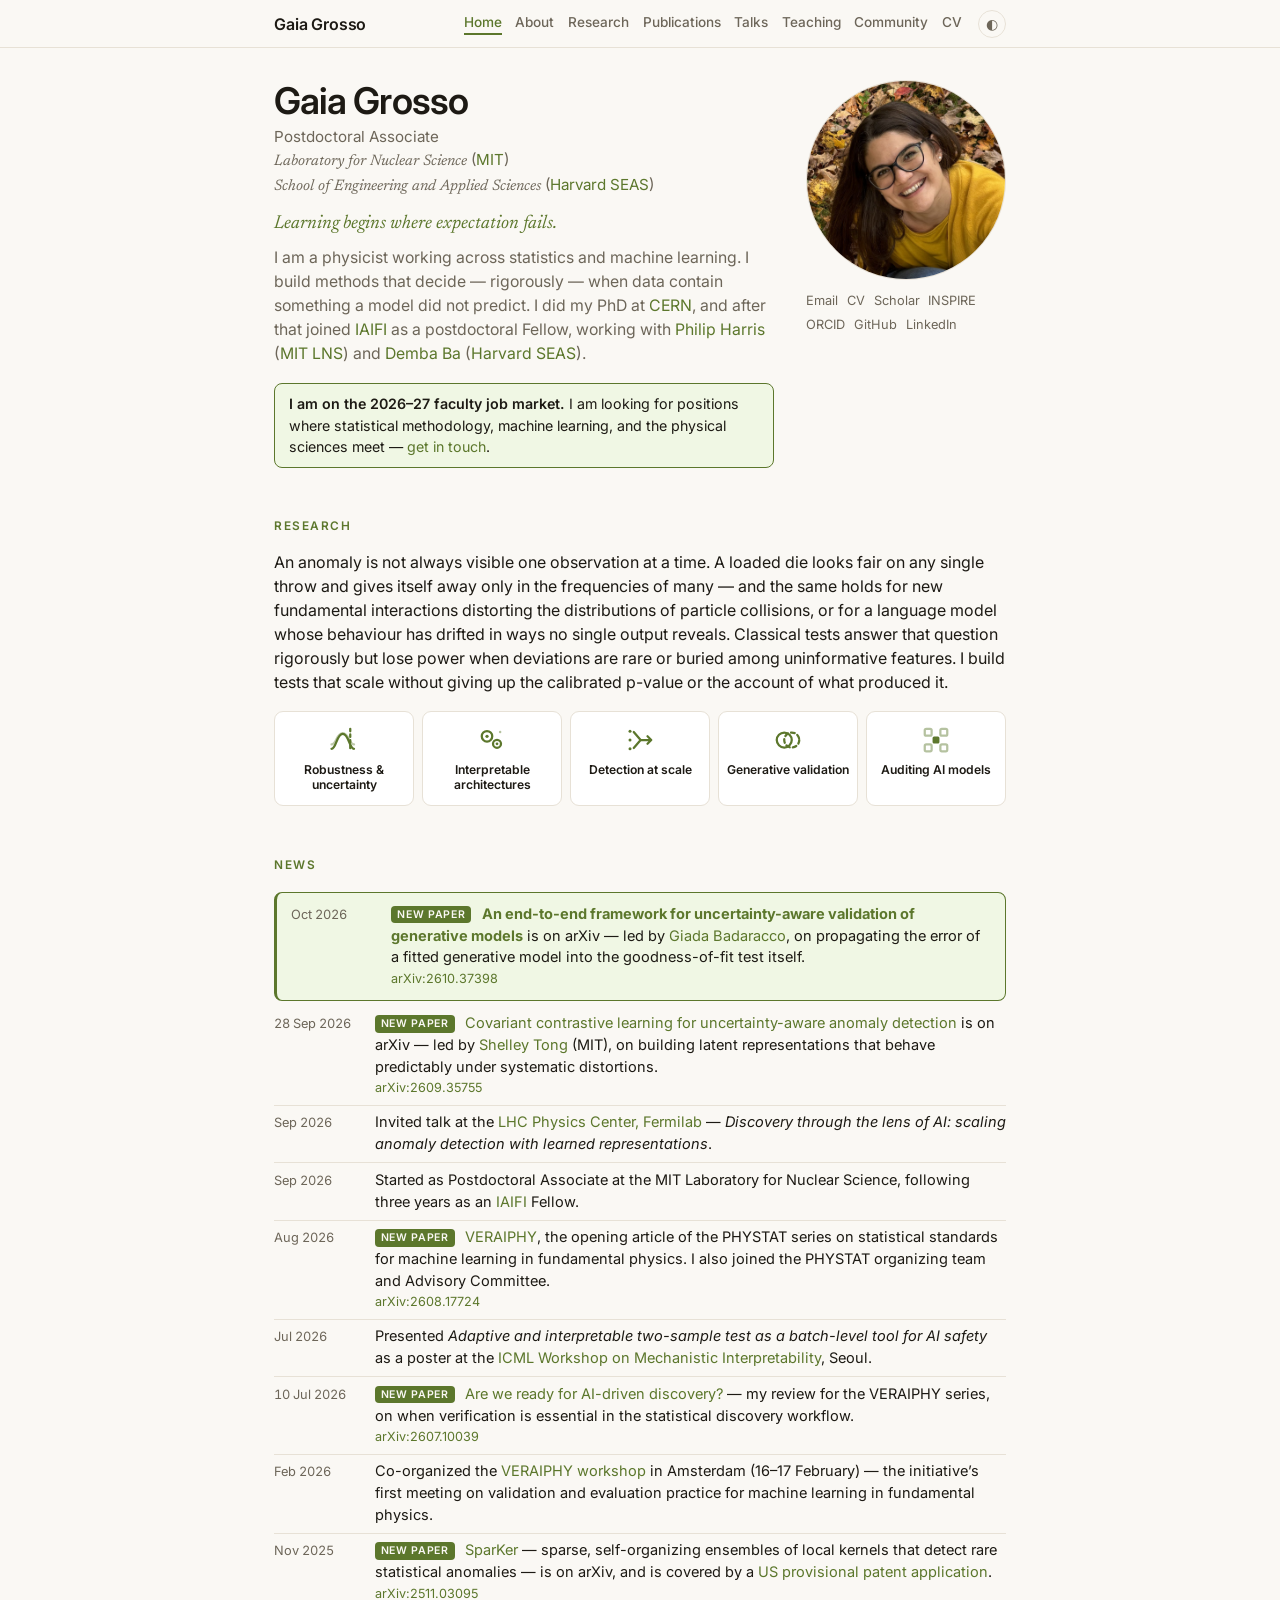
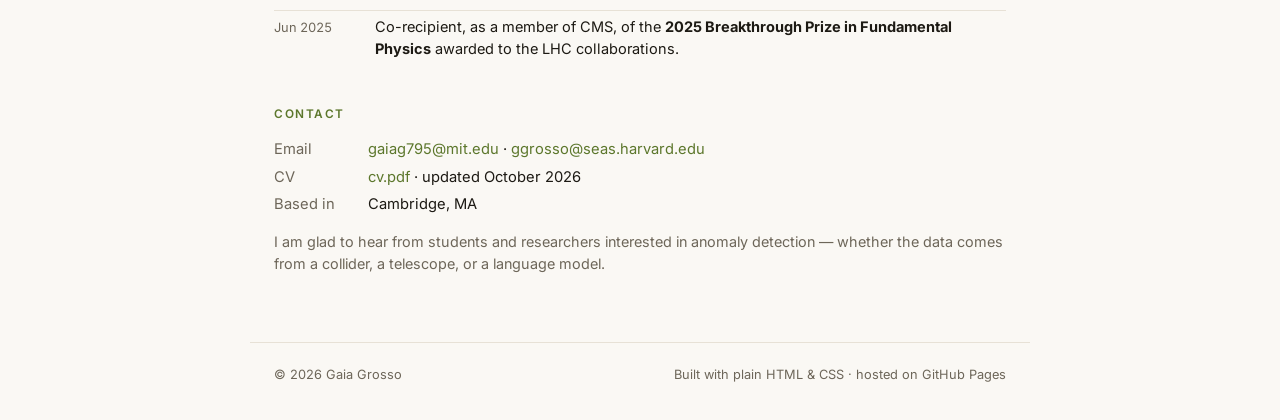
<file: index.html>
<!DOCTYPE html>
<html lang="en">
<head>
<meta charset="utf-8">
<meta name="viewport" content="width=device-width, initial-scale=1">
<title>Gaia Grosso</title>
<meta name="description" content="Gaia Grosso — statistical methods for detecting when data deviate from a reference model, for scientific discovery and for auditing large AI models. Postdoctoral Associate, MIT.">
<meta property="og:title" content="Gaia Grosso">
<meta property="og:description" content="Statistical methods for detecting when data deviate from a reference model — for scientific discovery and for auditing large AI models.">
<meta property="og:image" content="photo.jpg">
<meta property="og:type" content="website">
<link rel="preconnect" href="https://fonts.googleapis.com">
<link rel="preconnect" href="https://fonts.gstatic.com" crossorigin>
<link href="https://fonts.googleapis.com/css2?family=Inter:wght@400;500;600&family=Newsreader:ital,opsz,wght@0,6..72,400;1,6..72,400&display=swap" rel="stylesheet">
<link rel="stylesheet" href="style.css">
</head>
<body data-page="home">

<header class="nav">
  <div class="nav-inner">
    <a class="nav-name" href="index.html">Gaia Grosso</a>
    <nav class="nav-links">
      <a href="index.html" class="here">Home</a>
      <a href="about.html">About</a>
      <a href="research.html">Research</a>
      <a href="publications.html">Publications</a>
      <a href="talks.html">Talks</a>
      <a href="teaching.html">Teaching</a>
      <a href="community.html">Community</a>
      <a href="cv.pdf">CV</a>
    </nav>
    <button id="theme-toggle" aria-label="Toggle dark mode" title="Toggle dark mode">◐</button>
  </div>
</header>

<main>

  <section class="hero" id="top">
    <div class="hero-text">
      <h1>Gaia Grosso</h1>
      <p class="role">
        Postdoctoral Associate<br>
        <em>Laboratory for Nuclear Science</em> (<a href="https://lns.mit.edu/">MIT</a>)<br>
        <em>School of Engineering and Applied Sciences</em>
        (<a href="https://seas.harvard.edu/">Harvard SEAS</a>)
      </p>
      <p class="pull">Learning begins where expectation fails.</p>
      <p class="lede">
        I am a physicist working across statistics and machine learning. I build methods that
        decide &mdash; rigorously &mdash; when data contain something a model did not predict.
        I did my PhD at <a href="https://home.cern/">CERN</a>, and after that joined
        <a href="https://iaifi.org/">IAIFI</a> as a postdoctoral Fellow, working with
        <a href="https://violatingcp.github.io/">Philip Harris</a>
        (<a href="https://lns.mit.edu/">MIT LNS</a>) and
        <a href="https://crisp.seas.harvard.edu/">Demba Ba</a>
        (<a href="https://seas.harvard.edu/">Harvard SEAS</a>).
      </p>
      <!-- Remove this banner once the search is over. -->
      <p class="market">
        <strong>I am on the 2026&ndash;27 faculty job market.</strong>
        I am looking for positions where statistical methodology, machine learning, and the
        physical sciences meet &mdash;
        <a href="mailto:gaiag795@mit.edu">get in touch</a>.
      </p>
    </div>

    <div class="hero-side">
      <img class="avatar" src="photo.jpg" alt="Gaia Grosso" onerror="this.style.display='none'">
      <div class="elsewhere">
        <a href="mailto:gaiag795@mit.edu">Email</a>
        <a href="cv.pdf">CV</a>
        <a href="https://scholar.google.com/citations?user=hSk0b3oAAAAJ">Scholar</a>
        <a href="https://inspirehep.net/authors/1799404">INSPIRE</a>
        <a href="https://orcid.org/0000-0002-8303-3291">ORCID</a>
        <a href="https://github.com/GaiaGrosso">GitHub</a>
        <a href="https://www.linkedin.com/in/gaia-grosso-a04185155">LinkedIn</a>
      </div>
    </div>
  </section>


  <!-- ============================= RESEARCH ============================= -->
  <section id="research-summary">
    <h2>Research</h2>
    <p>
      An anomaly is not always visible one observation at a time. A loaded die looks fair on any
      single throw and gives itself away only in the frequencies of many &mdash; and the same
      holds for new fundamental interactions distorting the distributions of particle collisions,
      or for a language model whose behaviour has drifted in ways no single output reveals.
      Classical tests answer that question rigorously but lose power when deviations are rare or
      buried among uninformative features. I build tests that scale without giving up the
      calibrated p-value or the account of what produced it.
    </p>

    <nav class="topicrow" aria-label="Research topics">
      <a href="research.html#robustness">
        <svg viewBox="0 0 24 24" fill="none" stroke="currentColor" stroke-width="1.8" stroke-linecap="round" stroke-linejoin="round" aria-hidden="true">
          <path d="M2 19c4 0 4-12 9-12s5 12 9 12"/>
          <path d="M2 15.5c4 0 4-9 9-9s5 9 9 9" opacity=".4"/>
          <path d="M17 3v18" stroke-dasharray="2 2.5"/>
        </svg>
        <b>Robustness &amp; uncertainty</b>
      </a>
      <a href="research.html#architectures">
        <svg viewBox="0 0 24 24" fill="none" stroke="currentColor" stroke-width="1.8" stroke-linecap="round" stroke-linejoin="round" aria-hidden="true">
          <circle cx="8" cy="9" r="4.2"/>
          <circle cx="16" cy="15" r="3.2"/>
          <circle cx="8" cy="9" r="1.3" fill="currentColor" stroke="none"/>
          <circle cx="16" cy="15" r="1.1" fill="currentColor" stroke="none"/>
          <circle cx="18.5" cy="5.5" r="1" fill="currentColor" stroke="none" opacity=".45"/>
        </svg>
        <b>Interpretable architectures</b>
      </a>
      <a href="research.html#scale">
        <svg viewBox="0 0 24 24" fill="none" stroke="currentColor" stroke-width="1.8" stroke-linecap="round" stroke-linejoin="round" aria-hidden="true">
          <circle cx="4" cy="5" r="1.2" fill="currentColor" stroke="none"/>
          <circle cx="4" cy="12" r="1.2" fill="currentColor" stroke="none"/>
          <circle cx="4" cy="19" r="1.2" fill="currentColor" stroke="none"/>
          <path d="M7 5.6 12.5 12 7 18.4"/>
          <path d="M13 12h8m-3-3 3 3-3 3"/>
        </svg>
        <b>Detection at scale</b>
      </a>
      <a href="research.html#generative">
        <svg viewBox="0 0 24 24" fill="none" stroke="currentColor" stroke-width="1.8" stroke-linecap="round" stroke-linejoin="round" aria-hidden="true">
          <circle cx="9" cy="12" r="6"/>
          <circle cx="15" cy="12" r="6" stroke-dasharray="3 2.5"/>
        </svg>
        <b>Generative validation</b>
      </a>
      <a href="research.html#ai-models">
        <svg viewBox="0 0 24 24" fill="none" stroke="currentColor" stroke-width="1.8" stroke-linecap="round" stroke-linejoin="round" aria-hidden="true">
          <rect x="3" y="3" width="5.5" height="5.5" rx="1.2" opacity=".45"/>
          <rect x="3" y="15.5" width="5.5" height="5.5" rx="1.2" opacity=".45"/>
          <rect x="15.5" y="3" width="5.5" height="5.5" rx="1.2" opacity=".45"/>
          <rect x="15.5" y="15.5" width="5.5" height="5.5" rx="1.2" opacity=".45"/>
          <rect x="9.25" y="9.25" width="5.5" height="5.5" rx="1.2" fill="currentColor" stroke="none"/>
        </svg>
        <b>Auditing AI models</b>
      </a>
    </nav>
  </section>

  <!-- ============================= NEWS ============================= -->
  <section id="news">
    <h2>News</h2>
    <div class="rows">
      <div class="news-item featured">
        <div class="news-date">Oct 2026</div>
        <div class="news-body">
          <span class="news-badge">New paper</span>
          <strong><a href="publications.html#pub-sigma">An end-to-end framework for
          uncertainty-aware validation of generative models</a></strong> is on arXiv &mdash; led by
          <a href="teaching.html#mentoring">Giada Badaracco</a>, on propagating the error of a
          fitted generative model into the goodness-of-fit test itself.
          <span class="news-sub"><a href="https://arxiv.org/abs/2610.37398">arXiv:2610.37398</a></span>
        </div>
      </div>
      <div class="news-item">
        <div class="news-date">28 Sep 2026</div>
        <div class="news-body">
          <span class="news-badge">New paper</span>
          <a href="publications.html#pub-covariant">Covariant contrastive learning for
          uncertainty-aware anomaly detection</a> is on arXiv &mdash; led by
          <a href="teaching.html#mentoring">Shelley Tong</a> (MIT), on building latent
          representations that behave predictably under systematic distortions.
          <span class="news-sub"><a href="https://arxiv.org/abs/2609.35755">arXiv:2609.35755</a></span>
        </div>
      </div>
      <div class="news-item">
        <div class="news-date">Sep 2026</div>
        <div class="news-body">
          Invited talk at the <a href="talks.html">LHC Physics Center, Fermilab</a> &mdash;
          <em>Discovery through the lens of AI: scaling anomaly detection with learned
          representations</em>.
        </div>
      </div>
      <div class="news-item">
        <div class="news-date">Sep 2026</div>
        <div class="news-body">
          Started as Postdoctoral Associate at the MIT Laboratory for Nuclear Science, following
          three years as an <a href="https://iaifi.org/">IAIFI</a> Fellow.
        </div>
      </div>
      <div class="news-item">
        <div class="news-date">Aug 2026</div>
        <div class="news-body">
          <span class="news-badge">New paper</span>
          <a href="publications.html#pub-veraiphy">VERAIPHY</a>, the opening article of the
          PHYSTAT series on statistical standards for machine learning in fundamental physics.
          I also joined the PHYSTAT organizing team and Advisory Committee.
          <span class="news-sub"><a href="https://arxiv.org/abs/2608.17724">arXiv:2608.17724</a></span>
        </div>
      </div>
      <div class="news-item">
        <div class="news-date">Jul 2026</div>
        <div class="news-body">
          Presented <em>Adaptive and interpretable two-sample test as a batch-level tool for AI
          safety</em> as a poster at the
          <a href="https://openreview.net/pdf?id=CAmXdNUaeb">ICML Workshop on Mechanistic
          Interpretability</a>, Seoul.
        </div>
      </div>
      <div class="news-item">
        <div class="news-date">10 Jul 2026</div>
        <div class="news-body">
          <span class="news-badge">New paper</span>
          <a href="publications.html#pub-verification">Are we ready for AI-driven discovery?</a>
          &mdash; my review for the VERAIPHY series, on when verification is essential in the
          statistical discovery workflow.
          <span class="news-sub"><a href="https://arxiv.org/abs/2607.10039">arXiv:2607.10039</a></span>
        </div>
      </div>
      <div class="news-item">
        <div class="news-date">Feb 2026</div>
        <div class="news-body">
          Co-organized the <a href="https://indico.cern.ch/event/1617006/">VERAIPHY workshop</a>
          in Amsterdam (16&ndash;17 February) &mdash; the initiative&rsquo;s first meeting on
          validation and evaluation practice for machine learning in fundamental physics.
        </div>
      </div>
      <div class="news-item">
        <div class="news-date">Nov 2025</div>
        <div class="news-body">
          <span class="news-badge">New paper</span>
          <a href="publications.html#pub-sparker">SparKer</a> &mdash; sparse, self-organizing
          ensembles of local kernels that detect rare statistical anomalies &mdash; is on
          arXiv, and is covered by a
          <a href="research.html#patent">US provisional patent application</a>.
          <span class="news-sub"><a href="https://arxiv.org/abs/2511.03095">arXiv:2511.03095</a></span>
        </div>
      </div>
      <div class="news-item">
        <div class="news-date">Jun 2025</div>
        <div class="news-body">
          Co-recipient, as a member of CMS, of the
          <strong>2025 Breakthrough Prize in Fundamental Physics</strong> awarded to the LHC
          collaborations.
        </div>
      </div>
    </div>
  </section>

  <!-- ============================= CONTACT ============================= -->
  <section id="contact">
    <h2>Contact</h2>
    <div class="contact-grid">
      <div class="contact-row"><span>Email</span><span><a href="mailto:gaiag795@mit.edu">gaiag795@mit.edu</a> &middot; <a href="mailto:ggrosso@seas.harvard.edu">ggrosso@seas.harvard.edu</a></span></div>
      <div class="contact-row"><span>CV</span><span><a href="cv.pdf">cv.pdf</a> &middot; updated October 2026</span></div>
      <div class="contact-row"><span>Based in</span><span>Cambridge, MA</span></div>
    </div>
    <p style="margin-top:1rem;color:var(--muted);font-size:.9rem">
      I am glad to hear from students and researchers interested in anomaly detection &mdash;
      whether the data comes from a collider, a telescope, or a language model.
    </p>
  </section>

</main>

<footer>
  <span>&copy; <span class="year">2026</span> Gaia Grosso</span>
  <span>Built with plain HTML &amp; CSS &middot; hosted on GitHub Pages</span>
</footer>

<script src="theme.js"></script>
</body>
</html>
</file>
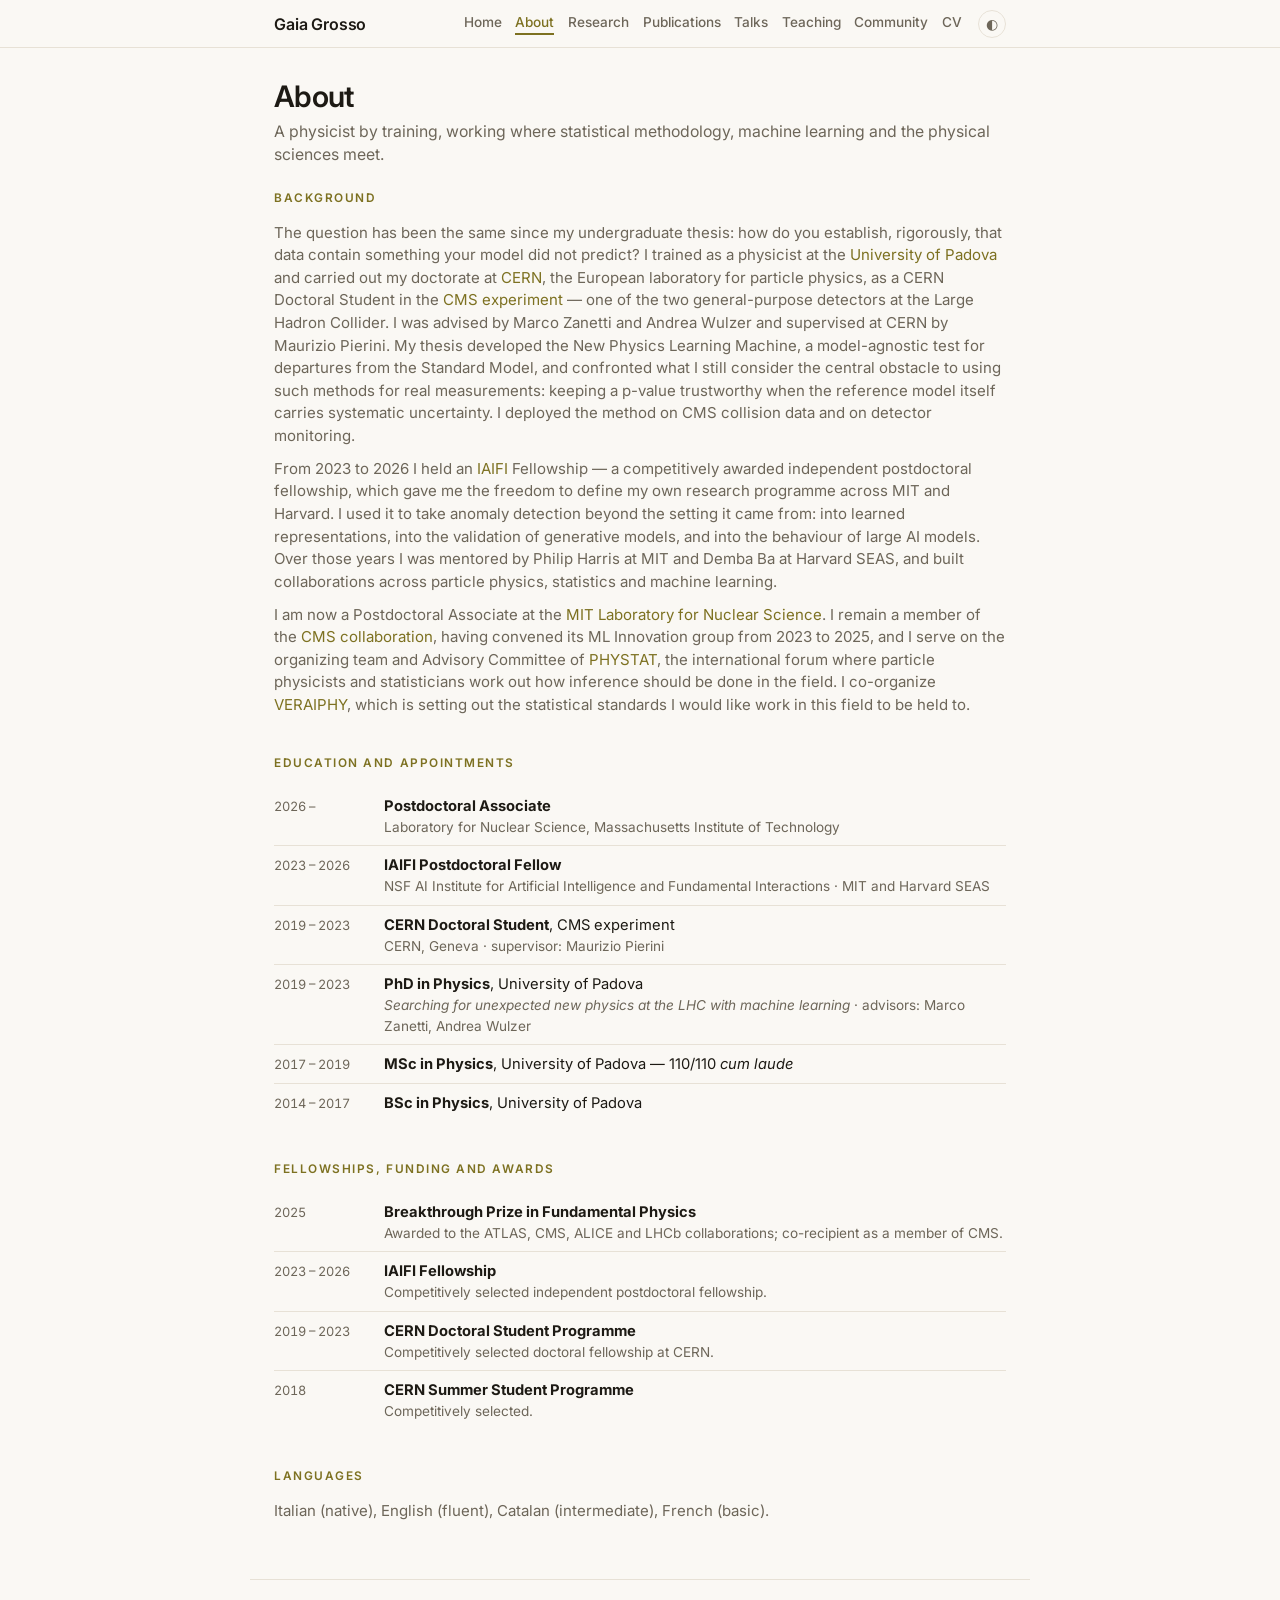
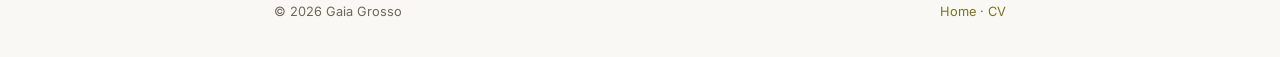
<file: about.html>
<!DOCTYPE html>
<html lang="en">
<head>
<meta charset="utf-8">
<meta name="viewport" content="width=device-width, initial-scale=1">
<title>About — Gaia Grosso</title>
<meta name="description" content="Background, training and honors of Gaia Grosso — physicist working on statistical anomaly detection between particle physics, statistics and machine learning.">
<link rel="preconnect" href="https://fonts.googleapis.com">
<link rel="preconnect" href="https://fonts.gstatic.com" crossorigin>
<link href="https://fonts.googleapis.com/css2?family=Inter:wght@400;500;600&family=Newsreader:ital,opsz,wght@0,6..72,400;1,6..72,400&display=swap" rel="stylesheet">
<link rel="stylesheet" href="style.css">
</head>
<body data-page="about">

<header class="nav">
  <div class="nav-inner">
    <a class="nav-name" href="index.html">Gaia Grosso</a>
    <nav class="nav-links">
      <a href="index.html">Home</a>
      <a href="about.html" class="here">About</a>
      <a href="research.html">Research</a>
      <a href="publications.html">Publications</a>
      <a href="talks.html">Talks</a>
      <a href="teaching.html">Teaching</a>
      <a href="community.html">Community</a>
      <a href="cv.pdf">CV</a>
    </nav>
    <button id="theme-toggle" aria-label="Toggle dark mode" title="Toggle dark mode">◐</button>
  </div>
</header>

<main>

  <section id="background">
    <h1 class="page-title">About</h1>
    <p class="lede" style="margin-bottom:1.4rem">
      A physicist by training, working where statistical methodology, machine learning and the
      physical sciences meet.
    </p>

    <h2>Background</h2>
    <p class="bio">
      The question has been the same since my undergraduate thesis: how do you establish,
      rigorously, that data contain something your model did not predict? I trained as a
      physicist at the <a href="https://www.unipd.it/en/">University of Padova</a> and carried
      out my doctorate at <a href="https://home.cern/">CERN</a>, the European laboratory for
      particle physics, as a CERN Doctoral Student in the
      <a href="https://cms.cern/">CMS experiment</a> &mdash; one of the two general-purpose
      detectors at the Large Hadron Collider. I was advised by Marco Zanetti and Andrea Wulzer
      and supervised at CERN by Maurizio Pierini. My thesis developed the New Physics Learning
      Machine, a model-agnostic test for departures from the Standard Model, and confronted what
      I still consider the central obstacle to using such methods for real measurements: keeping
      a p-value trustworthy when the reference model itself carries systematic uncertainty. I
      deployed the method on CMS collision data and on detector monitoring.
    </p>
    <p class="bio">
      From 2023 to 2026 I held an <a href="https://iaifi.org/">IAIFI</a> Fellowship &mdash; a
      competitively awarded independent postdoctoral fellowship, which gave me the freedom to
      define my own research programme across MIT and Harvard. I used it to take anomaly
      detection beyond the setting it came from: into learned representations, into the
      validation of generative models, and into the behaviour of large AI models. Over those
      years I was mentored by Philip Harris at MIT and Demba Ba at Harvard SEAS, and built
      collaborations across particle physics, statistics and machine learning.
    </p>
    <p class="bio">
      I am now a Postdoctoral Associate at the
      <a href="https://lns.mit.edu/">MIT Laboratory for Nuclear Science</a>. I remain a member of
      the <a href="https://cms.cern/">CMS collaboration</a>, having convened its ML Innovation
      group from 2023 to 2025, and I serve on the organizing team and Advisory Committee of
      <a href="https://phystat.github.io/Website/">PHYSTAT</a>, the international forum where
      particle physicists and statisticians work out how inference should be done in the field.
      I co-organize <a href="research.html#veraiphy">VERAIPHY</a>, which is setting out the
      statistical standards I would like work in this field to be held to.
    </p>
  </section>

  <!-- ============================= EDUCATION ============================= -->
  <section id="education">
    <h2>Education and appointments</h2>
    <div class="rows">
      <div class="row">
        <div class="row-date">2026 &ndash;</div>
        <div class="row-body">
          <strong>Postdoctoral Associate</strong>
          <div class="sub">Laboratory for Nuclear Science, Massachusetts Institute of Technology</div>
        </div>
      </div>
      <div class="row">
        <div class="row-date">2023 &ndash; 2026</div>
        <div class="row-body">
          <strong>IAIFI Postdoctoral Fellow</strong>
          <div class="sub">NSF AI Institute for Artificial Intelligence and Fundamental Interactions &middot; MIT and Harvard SEAS</div>
        </div>
      </div>
      <div class="row">
        <div class="row-date">2019 &ndash; 2023</div>
        <div class="row-body">
          <strong>CERN Doctoral Student</strong>, CMS experiment
          <div class="sub">CERN, Geneva &middot; supervisor: Maurizio Pierini</div>
        </div>
      </div>
      <div class="row">
        <div class="row-date">2019 &ndash; 2023</div>
        <div class="row-body">
          <strong>PhD in Physics</strong>, University of Padova
          <div class="sub"><em>Searching for unexpected new physics at the LHC with machine learning</em> &middot; advisors: Marco Zanetti, Andrea Wulzer</div>
        </div>
      </div>
      <div class="row">
        <div class="row-date">2017 &ndash; 2019</div>
        <div class="row-body">
          <strong>MSc in Physics</strong>, University of Padova &mdash; 110/110 <em>cum laude</em>
        </div>
      </div>
      <div class="row">
        <div class="row-date">2014 &ndash; 2017</div>
        <div class="row-body">
          <strong>BSc in Physics</strong>, University of Padova
        </div>
      </div>
    </div>
  </section>

  <!-- ============================= HONORS ============================= -->
  <section id="honors">
    <h2>Fellowships, funding and awards</h2>
    <div class="rows">
      <div class="row">
        <div class="row-date">2025</div>
        <div class="row-body">
          <strong>Breakthrough Prize in Fundamental Physics</strong>
          <div class="sub">Awarded to the ATLAS, CMS, ALICE and LHCb collaborations; co-recipient as a member of CMS.</div>
        </div>
      </div>
      <div class="row">
        <div class="row-date">2023 &ndash; 2026</div>
        <div class="row-body">
          <strong>IAIFI Fellowship</strong>
          <div class="sub">Competitively selected independent postdoctoral fellowship.</div>
        </div>
      </div>
      <div class="row">
        <div class="row-date">2019 &ndash; 2023</div>
        <div class="row-body">
          <strong>CERN Doctoral Student Programme</strong>
          <div class="sub">Competitively selected doctoral fellowship at CERN.</div>
        </div>
      </div>
      <div class="row">
        <div class="row-date">2018</div>
        <div class="row-body">
          <strong>CERN Summer Student Programme</strong>
          <div class="sub">Competitively selected.</div>
        </div>
      </div>
    </div>
  </section>

  <section id="languages">
    <h2>Languages</h2>
    <p class="bio">Italian (native), English (fluent), Catalan (intermediate), French (basic).</p>
  </section>

</main>

<footer>
  <span>&copy; <span class="year">2026</span> Gaia Grosso</span>
  <span><a href="index.html">Home</a> &middot; <a href="cv.pdf">CV</a></span>
</footer>

<script src="theme.js"></script>
</body>
</html>
</file>
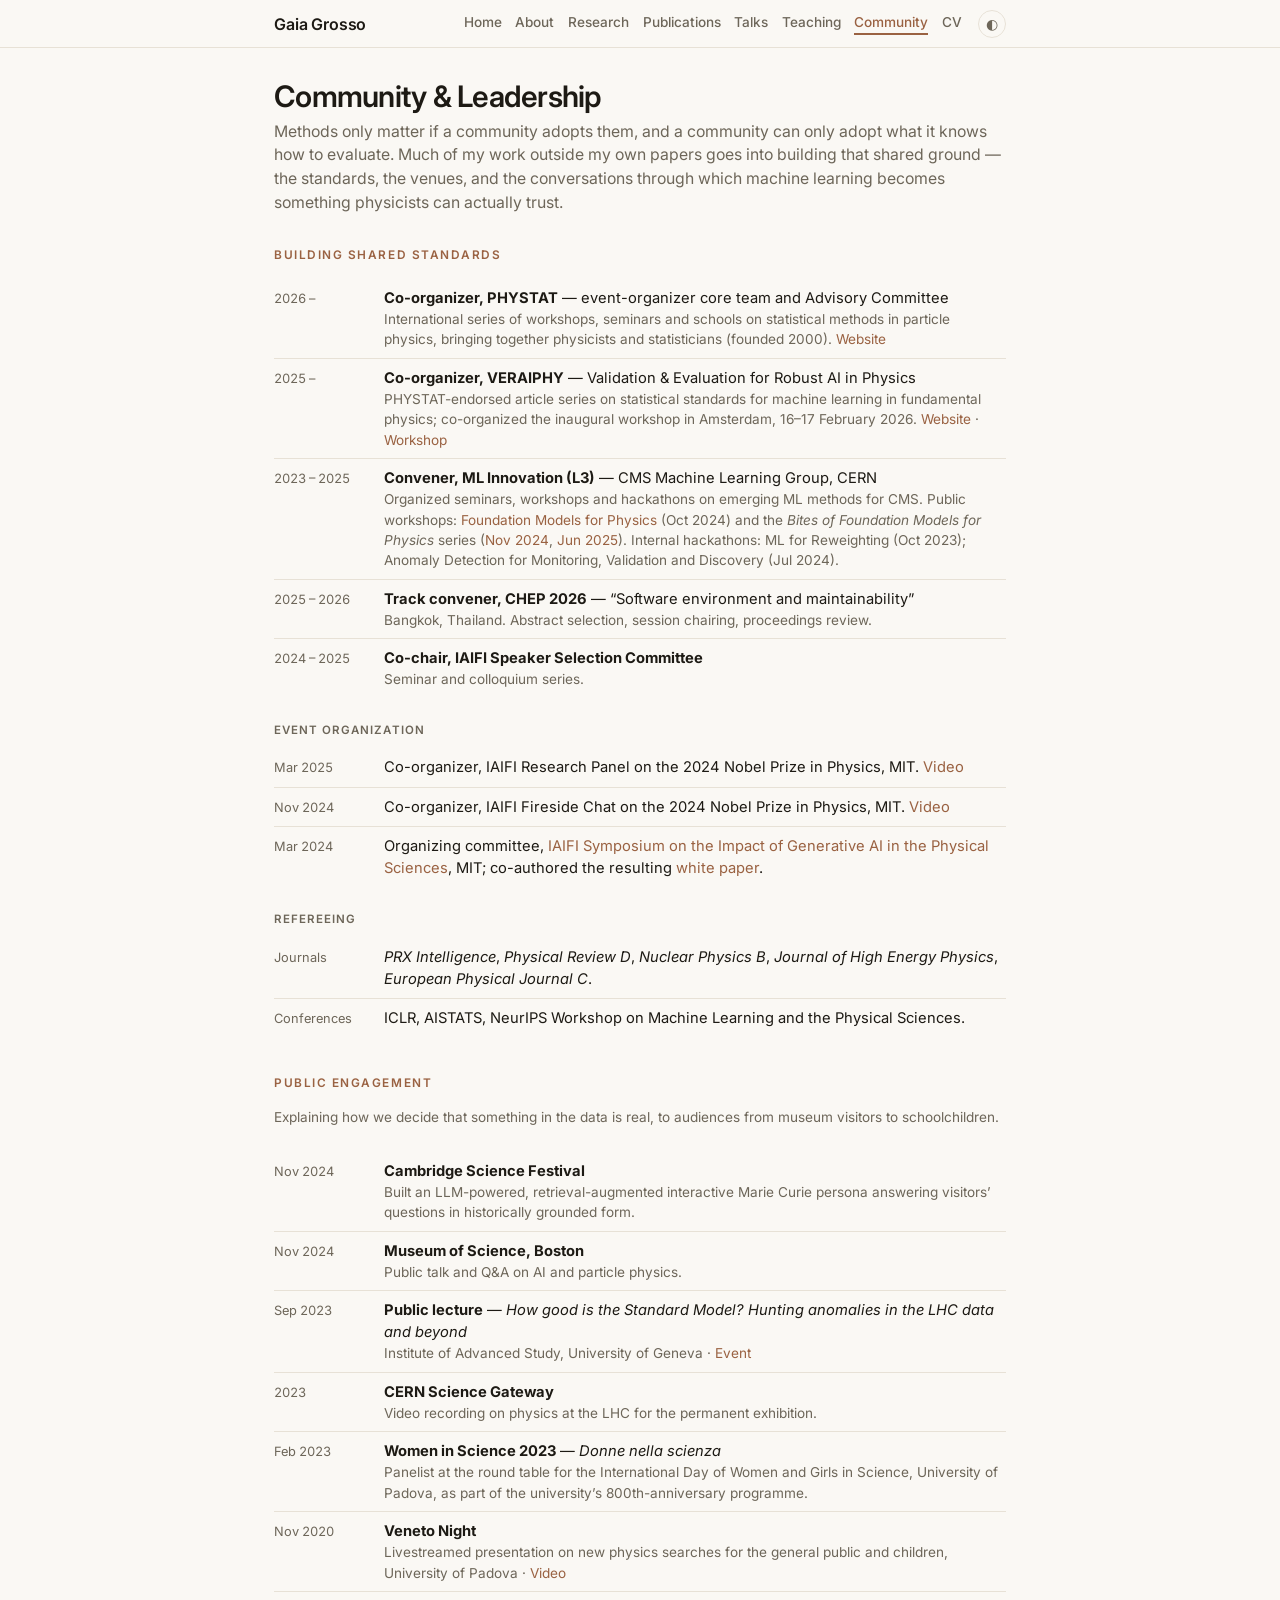
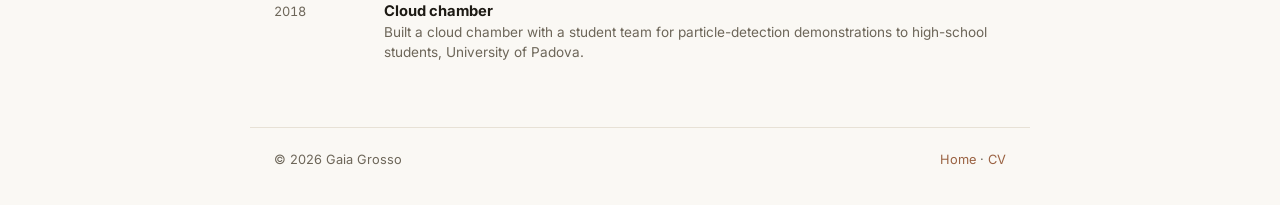
<file: community.html>
<!DOCTYPE html>
<html lang="en">
<head>
<meta charset="utf-8">
<meta name="viewport" content="width=device-width, initial-scale=1">
<title>Community &amp; Leadership — Gaia Grosso</title>
<meta name="description" content="Community leadership of Gaia Grosso: PHYSTAT organizing team and Advisory Committee, VERAIPHY, CMS ML Innovation, conference organization, refereeing and public engagement.">
<link rel="preconnect" href="https://fonts.googleapis.com">
<link rel="preconnect" href="https://fonts.gstatic.com" crossorigin>
<link href="https://fonts.googleapis.com/css2?family=Inter:wght@400;500;600&family=Newsreader:ital,opsz,wght@0,6..72,400;1,6..72,400&display=swap" rel="stylesheet">
<link rel="stylesheet" href="style.css">
</head>
<body data-page="community">

<header class="nav">
  <div class="nav-inner">
    <a class="nav-name" href="index.html">Gaia Grosso</a>
    <nav class="nav-links">
      <a href="index.html">Home</a>
      <a href="about.html">About</a>
      <a href="research.html">Research</a>
      <a href="publications.html">Publications</a>
      <a href="talks.html">Talks</a>
      <a href="teaching.html">Teaching</a>
      <a href="community.html" class="here">Community</a>
      <a href="cv.pdf">CV</a>
    </nav>
    <button id="theme-toggle" aria-label="Toggle dark mode" title="Toggle dark mode">◐</button>
  </div>
</header>

<main>

  <section id="leadership">
    <h1 class="page-title">Community &amp; Leadership</h1>
    <p class="lede" style="margin-bottom:2rem">
      Methods only matter if a community adopts them, and a community can only adopt what it
      knows how to evaluate. Much of my work outside my own papers goes into building that
      shared ground &mdash; the standards, the venues, and the conversations through which
      machine learning becomes something physicists can actually trust.
    </p>

    <h2>Building shared standards</h2>
    <div class="rows">
      <div class="row">
        <div class="row-date">2026 &ndash;</div>
        <div class="row-body">
          <strong>Co-organizer, PHYSTAT</strong> &mdash; event-organizer core team and Advisory Committee
          <div class="sub">
            International series of workshops, seminars and schools on statistical methods in
            particle physics, bringing together physicists and statisticians (founded 2000).
            <a href="https://phystat.github.io/Website/">Website</a>
          </div>
        </div>
      </div>
      <div class="row">
        <div class="row-date">2025 &ndash;</div>
        <div class="row-body">
          <strong>Co-organizer, VERAIPHY</strong> &mdash; Validation &amp; Evaluation for Robust AI in Physics
          <div class="sub">
            PHYSTAT-endorsed article series on statistical standards for machine learning in
            fundamental physics; co-organized the inaugural workshop in Amsterdam,
            16&ndash;17 February 2026.
            <a href="https://phystat.github.io/Website/veraiphy/">Website</a> &middot;
            <a href="https://indico.cern.ch/event/1617006/">Workshop</a>
          </div>
        </div>
      </div>
      <div class="row">
        <div class="row-date">2023 &ndash; 2025</div>
        <div class="row-body">
          <strong>Convener, ML Innovation (L3)</strong> &mdash; CMS Machine Learning Group, CERN
          <div class="sub">
            Organized seminars, workshops and hackathons on emerging ML methods for CMS.
            Public workshops: <a href="https://indico.cern.ch/event/1459124/">Foundation Models
            for Physics</a> (Oct 2024) and the <em>Bites of Foundation Models for Physics</em>
            series (<a href="https://indico.cern.ch/event/1473554/">Nov 2024</a>,
            <a href="https://indico.cern.ch/event/1543967/">Jun 2025</a>). Internal hackathons:
            ML for Reweighting (Oct 2023); Anomaly Detection for Monitoring, Validation and
            Discovery (Jul 2024).
          </div>
        </div>
      </div>
      <div class="row">
        <div class="row-date">2025 &ndash; 2026</div>
        <div class="row-body">
          <strong>Track convener, CHEP 2026</strong> &mdash; &ldquo;Software environment and maintainability&rdquo;
          <div class="sub">Bangkok, Thailand. Abstract selection, session chairing, proceedings review.</div>
        </div>
      </div>
      <div class="row">
        <div class="row-date">2024 &ndash; 2025</div>
        <div class="row-body">
          <strong>Co-chair, IAIFI Speaker Selection Committee</strong>
          <div class="sub">Seminar and colloquium series.</div>
        </div>
      </div>
    </div>

    <h4>Event organization</h4>
    <div class="rows">
      <div class="row">
        <div class="row-date">Mar 2025</div>
        <div class="row-body">
          Co-organizer, IAIFI Research Panel on the 2024 Nobel Prize in Physics, MIT.
          <a href="https://www.youtube.com/live/1g-6XeUCmb8">Video</a>
        </div>
      </div>
      <div class="row">
        <div class="row-date">Nov 2024</div>
        <div class="row-body">
          Co-organizer, IAIFI Fireside Chat on the 2024 Nobel Prize in Physics, MIT.
          <a href="https://www.youtube.com/live/QkT73q1QjS0">Video</a>
        </div>
      </div>
      <div class="row">
        <div class="row-date">Mar 2024</div>
        <div class="row-body">
          Organizing committee,
          <a href="https://iaifi.org/generative-ai-workshop.html">IAIFI Symposium on the Impact
          of Generative AI in the Physical Sciences</a>, MIT; co-authored the resulting
          <a href="publications.html#pub-virtuous">white paper</a>.
        </div>
      </div>
    </div>

    <h4>Refereeing</h4>
    <div class="rows">
      <div class="row">
        <div class="row-date">Journals</div>
        <div class="row-body">
          <em>PRX Intelligence</em>, <em>Physical Review D</em>, <em>Nuclear Physics B</em>,
          <em>Journal of High Energy Physics</em>, <em>European Physical Journal C</em>.
        </div>
      </div>
      <div class="row">
        <div class="row-date">Conferences</div>
        <div class="row-body">
          ICLR, AISTATS, NeurIPS Workshop on Machine Learning and the Physical Sciences.
        </div>
      </div>
    </div>
  </section>

  <section id="outreach">
    <h2>Public engagement</h2>
    <p class="entry-meta" style="margin-bottom:1.5rem">
      Explaining how we decide that something in the data is real, to audiences from museum
      visitors to schoolchildren.
    </p>
    <div class="rows">
      <div class="row">
        <div class="row-date">Nov 2024</div>
        <div class="row-body">
          <strong>Cambridge Science Festival</strong>
          <div class="sub">
            Built an LLM-powered, retrieval-augmented interactive Marie Curie persona answering
            visitors&rsquo; questions in historically grounded form.
          </div>
        </div>
      </div>
      <div class="row">
        <div class="row-date">Nov 2024</div>
        <div class="row-body">
          <strong>Museum of Science, Boston</strong>
          <div class="sub">Public talk and Q&amp;A on AI and particle physics.</div>
        </div>
      </div>
      <div class="row">
        <div class="row-date">Sep 2023</div>
        <div class="row-body">
          <strong>Public lecture</strong> &mdash; <em>How good is the Standard Model? Hunting anomalies in the LHC data and beyond</em>
          <div class="sub">Institute of Advanced Study, University of Geneva &middot;
            <a href="https://partphys-indico.unige.ch/event/1324/">Event</a></div>
        </div>
      </div>
      <div class="row">
        <div class="row-date">2023</div>
        <div class="row-body">
          <strong>CERN Science Gateway</strong>
          <div class="sub">Video recording on physics at the LHC for the permanent exhibition.</div>
        </div>
      </div>
      <div class="row">
        <div class="row-date">Feb 2023</div>
        <div class="row-body">
          <strong>Women in Science 2023</strong> &mdash; <em>Donne nella scienza</em>
          <div class="sub">Panelist at the round table for the International Day of Women and
            Girls in Science, University of Padova, as part of the university&rsquo;s
            800th-anniversary programme.</div>
        </div>
      </div>
      <div class="row">
        <div class="row-date">Nov 2020</div>
        <div class="row-body">
          <strong>Veneto Night</strong>
          <div class="sub">Livestreamed presentation on new physics searches for the general
            public and children, University of Padova &middot;
            <a href="https://youtu.be/9OO4NiDxqwo">Video</a></div>
        </div>
      </div>
      <div class="row">
        <div class="row-date">2018</div>
        <div class="row-body">
          <strong>Cloud chamber</strong>
          <div class="sub">Built a cloud chamber with a student team for particle-detection
            demonstrations to high-school students, University of Padova.</div>
        </div>
      </div>
    </div>
  </section>

</main>

<footer>
  <span>&copy; <span class="year">2026</span> Gaia Grosso</span>
  <span><a href="index.html">Home</a> &middot; <a href="cv.pdf">CV</a></span>
</footer>

<script src="theme.js"></script>
</body>
</html>
</file>
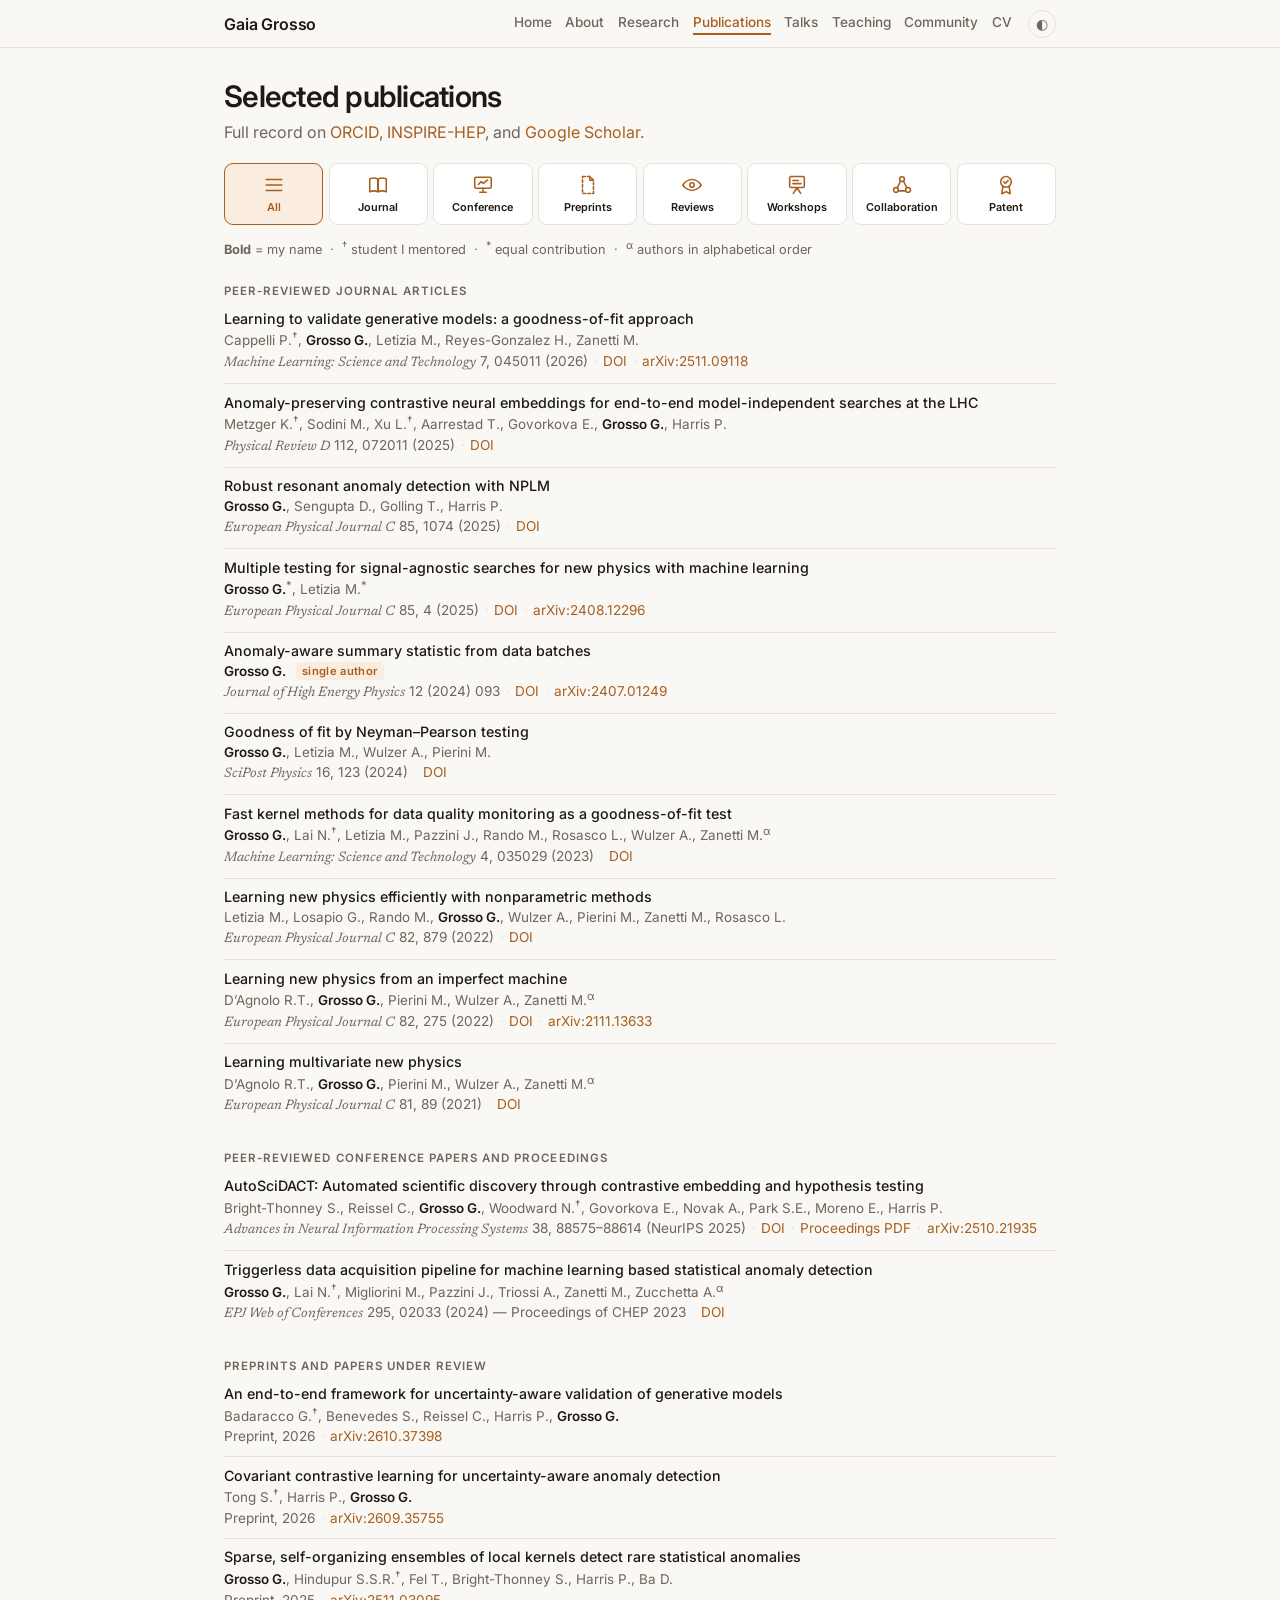
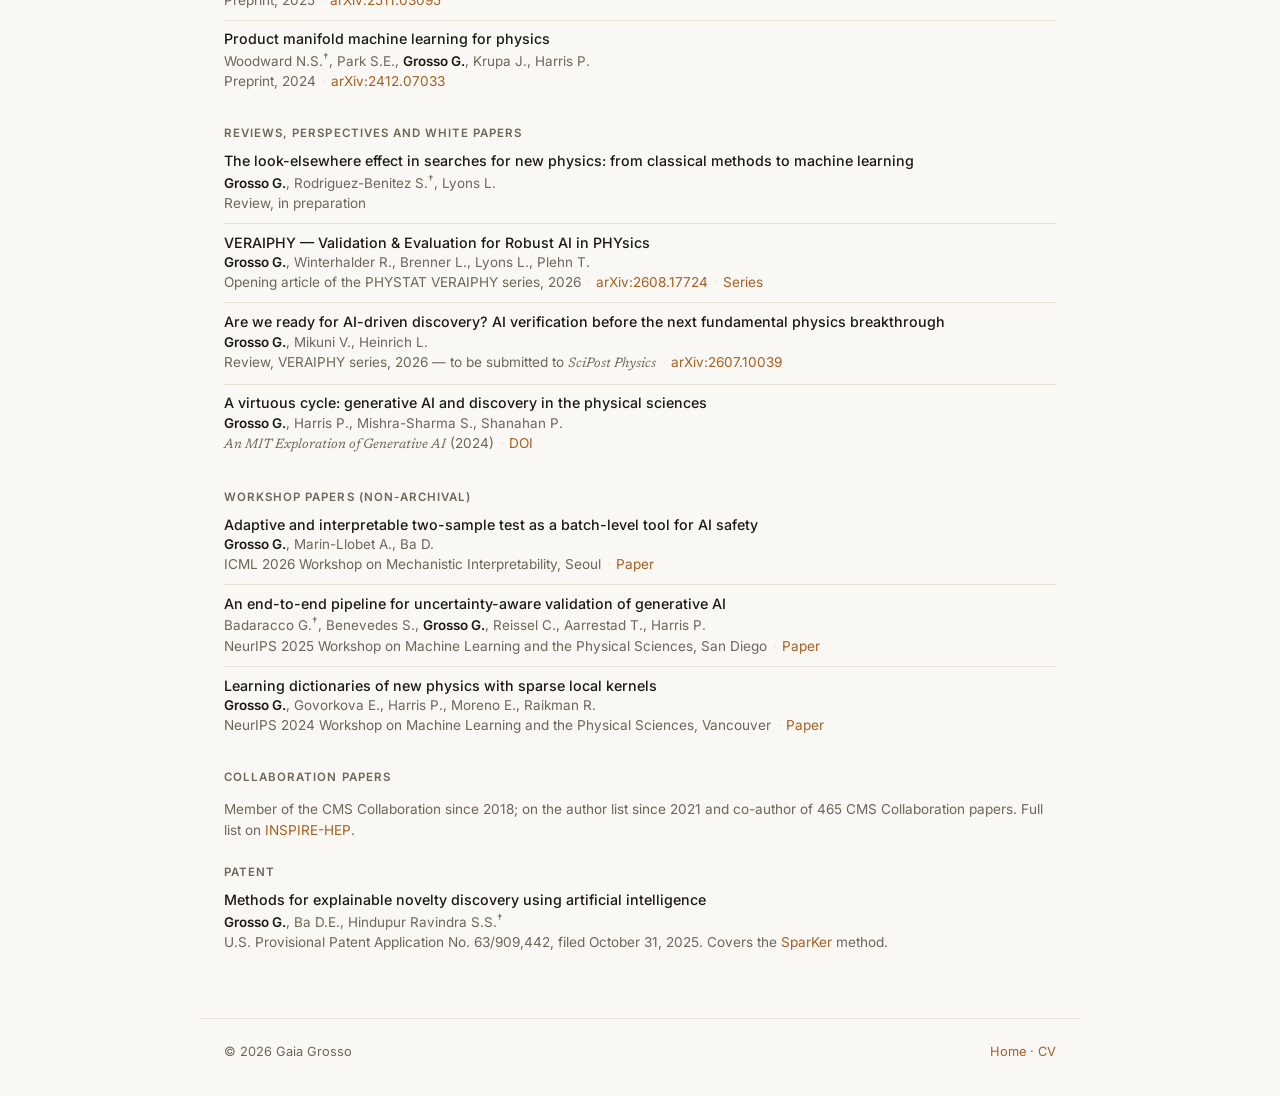
<file: publications.html>
<!DOCTYPE html>
<html lang="en">
<head>
<meta charset="utf-8">
<meta name="viewport" content="width=device-width, initial-scale=1">
<title>Selected publications — Gaia Grosso</title>
<meta name="description" content="Selected publications of Gaia Grosso: journal articles, conference papers, preprints under review, workshop papers, and reviews on statistical anomaly detection and machine learning.">
<link rel="preconnect" href="https://fonts.googleapis.com">
<link rel="preconnect" href="https://fonts.gstatic.com" crossorigin>
<link href="https://fonts.googleapis.com/css2?family=Inter:wght@400;500;600&family=Newsreader:ital,opsz,wght@0,6..72,400;1,6..72,400&display=swap" rel="stylesheet">
<link rel="stylesheet" href="style.css">
</head>
<body data-page="publications">

<header class="nav">
  <div class="nav-inner">
    <a class="nav-name" href="index.html">Gaia Grosso</a>
    <nav class="nav-links">
      <a href="index.html">Home</a>
      <a href="about.html">About</a>
      <a href="research.html">Research</a>
      <a href="publications.html" class="here">Publications</a>
      <a href="talks.html">Talks</a>
      <a href="teaching.html">Teaching</a>
      <a href="community.html">Community</a>
      <a href="cv.pdf">CV</a>
    </nav>
    <button id="theme-toggle" aria-label="Toggle dark mode" title="Toggle dark mode">◐</button>
  </div>
</header>

<main>

  <section id="top">
    <h1 class="page-title">Selected publications</h1>
    <p class="intro">
      Full record on <a href="https://orcid.org/0000-0002-8303-3291">ORCID</a>,
      <a href="https://inspirehep.net/authors/1799404">INSPIRE-HEP</a>, and
      <a href="https://scholar.google.com/citations?user=hSk0b3oAAAAJ">Google Scholar</a>.
    </p>
    <div class="topicrow topicrow-8" role="group" aria-label="Filter publications by type">
      <button type="button" class="filter active" data-filter="all" aria-pressed="true">
        <svg viewBox="0 0 24 24" fill="none" stroke="currentColor" stroke-width="1.7" stroke-linecap="round" stroke-linejoin="round" aria-hidden="true"><path d="M3.5 6h17M3.5 12h17M3.5 18h17"/></svg>
        <b>All</b>
      </button>
      <button type="button" class="filter" data-filter="journal" aria-pressed="false">
        <svg viewBox="0 0 24 24" fill="none" stroke="currentColor" stroke-width="1.7" stroke-linecap="round" stroke-linejoin="round" aria-hidden="true"><path d="M3 5.3c2.9-1.2 5.8-1.2 8.7 0v14c-2.9-1.2-5.8-1.2-8.7 0z"/><path d="M21 5.3c-2.9-1.2-5.8-1.2-8.7 0v14c2.9-1.2 5.8-1.2 8.7 0z"/></svg>
        <b>Journal</b>
      </button>
      <button type="button" class="filter" data-filter="conference" aria-pressed="false">
        <svg viewBox="0 0 24 24" fill="none" stroke="currentColor" stroke-width="1.7" stroke-linecap="round" stroke-linejoin="round" aria-hidden="true"><rect x="3" y="3.5" width="18" height="12" rx="1.6"/><path d="M12 15.5V20m-3.5 0h7"/><path d="M7 11.5l3-3.2 2.4 2L17 6.5"/></svg>
        <b>Conference</b>
      </button>
      <button type="button" class="filter" data-filter="review-stage" aria-pressed="false">
        <svg viewBox="0 0 24 24" fill="none" stroke="currentColor" stroke-width="1.7" stroke-linecap="round" stroke-linejoin="round" aria-hidden="true"><path d="M6 2.8h8l4 4v14.4H6z" stroke-dasharray="3 2.2"/><path d="M14 2.8v4h4"/></svg>
        <b>Preprints</b>
      </button>
      <button type="button" class="filter" data-filter="reviews" aria-pressed="false">
        <svg viewBox="0 0 24 24" fill="none" stroke="currentColor" stroke-width="1.7" stroke-linecap="round" stroke-linejoin="round" aria-hidden="true"><path d="M2 12s3.6-6 10-6 10 6 10 6-3.6 6-10 6-10-6-10-6z"/><circle cx="12" cy="12" r="2.4"/></svg>
        <b>Reviews</b>
      </button>
      <button type="button" class="filter" data-filter="workshop" aria-pressed="false">
        <svg viewBox="0 0 24 24" fill="none" stroke="currentColor" stroke-width="1.7" stroke-linecap="round" stroke-linejoin="round" aria-hidden="true"><rect x="4" y="2.8" width="16" height="12" rx="1.5"/><path d="M7.5 7h6M7.5 10.5h9"/><path d="M8 21.2 12 15l4 6.2"/></svg>
        <b>Workshops</b>
      </button>
      <button type="button" class="filter" data-filter="collaboration" aria-pressed="false">
        <svg viewBox="0 0 24 24" fill="none" stroke="currentColor" stroke-width="1.7" stroke-linecap="round" stroke-linejoin="round" aria-hidden="true"><circle cx="12" cy="5.6" r="2.6"/><circle cx="5.4" cy="17.4" r="2.6"/><circle cx="18.6" cy="17.4" r="2.6"/><path d="M10.3 7.9 6.9 14.9M13.7 7.9l3.4 7M8.3 18.4h7.4"/></svg>
        <b>Collaboration</b>
      </button>
      <button type="button" class="filter" data-filter="patent" aria-pressed="false">
        <svg viewBox="0 0 24 24" fill="none" stroke="currentColor" stroke-width="1.7" stroke-linecap="round" stroke-linejoin="round" aria-hidden="true"><circle cx="12" cy="8.6" r="5.8"/><path d="m9.6 8.6 1.7 1.7 3.2-3.4"/><path d="M8.6 13.6 7.4 21.5 12 19.2l4.6 2.3-1.2-7.9"/></svg>
        <b>Patent</b>
      </button>
    </div>

    <p class="key">
      <strong>Bold</strong> = my name &nbsp;·&nbsp;
      <sup>&dagger;</sup> student I mentored &nbsp;·&nbsp;
      <sup>*</sup> equal contribution &nbsp;·&nbsp;
      <sup>α</sup> authors in alphabetical order
    </p>

        <div class="pubgroup" data-cat="journal">
<h4 id="journal">Peer-reviewed journal articles</h4>

    <div class="entry" id="pub-genval">
      <div class="entry-title">Learning to validate generative models: a goodness-of-fit approach</div>
      <div class="authors">Cappelli P.<sup>&dagger;</sup>, <span class="me">Grosso G.</span>, Letizia M., Reyes-Gonzalez H., Zanetti M.</div>
      <div class="entry-meta"><span class="venue">Machine Learning: Science and Technology</span> 7, 045011 (2026) <span class="dot">&middot;</span> <a href="https://doi.org/10.1088/2632-2153/ae73e3">DOI</a> <span class="dot">&middot;</span> <a href="https://arxiv.org/abs/2511.09118">arXiv:2511.09118</a></div>
    </div>

    <div class="entry" id="pub-contrastive">
      <div class="entry-title">Anomaly-preserving contrastive neural embeddings for end-to-end model-independent searches at the LHC</div>
      <div class="authors">Metzger K.<sup>&dagger;</sup>, Sodini M., Xu L.<sup>&dagger;</sup>, Aarrestad T., Govorkova E., <span class="me">Grosso G.</span>, Harris P.</div>
      <div class="entry-meta"><span class="venue">Physical Review D</span> 112, 072011 (2025) <span class="dot">&middot;</span> <a href="https://journals.aps.org/prd/abstract/10.1103/5n77-ynsp">DOI</a></div>
    </div>

    <div class="entry" id="pub-resonant">
      <div class="entry-title">Robust resonant anomaly detection with NPLM</div>
      <div class="authors"><span class="me">Grosso G.</span>, Sengupta D., Golling T., Harris P.</div>
      <div class="entry-meta"><span class="venue">European Physical Journal C</span> 85, 1074 (2025) <span class="dot">&middot;</span> <a href="https://link.springer.com/article/10.1140/epjc/s10052-025-14759-w">DOI</a></div>
    </div>

    <div class="entry" id="pub-multiple">
      <div class="entry-title">Multiple testing for signal-agnostic searches for new physics with machine learning</div>
      <div class="authors"><span class="me">Grosso G.</span><sup>*</sup>, Letizia M.<sup>*</sup></div>
      <div class="entry-meta"><span class="venue">European Physical Journal C</span> 85, 4 (2025) <span class="dot">&middot;</span> <a href="https://doi.org/10.1140/epjc/s10052-024-13722-5">DOI</a> <span class="dot">&middot;</span> <a href="https://arxiv.org/abs/2408.12296">arXiv:2408.12296</a></div>
    </div>

    <div class="entry" id="pub-batches">
      <div class="entry-title">Anomaly-aware summary statistic from data batches</div>
      <div class="authors"><span class="me">Grosso G.</span> <span class="badge">single author</span></div>
      <div class="entry-meta"><span class="venue">Journal of High Energy Physics</span> 12 (2024) 093 <span class="dot">&middot;</span> <a href="https://doi.org/10.1007/JHEP12(2024)093">DOI</a> <span class="dot">&middot;</span> <a href="https://arxiv.org/abs/2407.01249">arXiv:2407.01249</a></div>
    </div>

    <div class="entry" id="pub-gof">
      <div class="entry-title">Goodness of fit by Neyman&ndash;Pearson testing</div>
      <div class="authors"><span class="me">Grosso G.</span>, Letizia M., Wulzer A., Pierini M.</div>
      <div class="entry-meta"><span class="venue">SciPost Physics</span> 16, 123 (2024) <span class="dot">&middot;</span> <a href="https://doi.org/10.21468/SciPostPhys.16.5.123">DOI</a></div>
    </div>

    <div class="entry" id="pub-dqm">
      <div class="entry-title">Fast kernel methods for data quality monitoring as a goodness-of-fit test</div>
      <div class="authors"><span class="me">Grosso G.</span>, Lai N.<sup>&dagger;</sup>, Letizia M., Pazzini J., Rando M., Rosasco L., Wulzer A., Zanetti M.<sup>α</sup></div>
      <div class="entry-meta"><span class="venue">Machine Learning: Science and Technology</span> 4, 035029 (2023) <span class="dot">&middot;</span> <a href="https://doi.org/10.1088/2632-2153/acebb7">DOI</a></div>
    </div>

    <div class="entry" id="pub-nonparametric">
      <div class="entry-title">Learning new physics efficiently with nonparametric methods</div>
      <div class="authors">Letizia M., Losapio G., Rando M., <span class="me">Grosso G.</span>, Wulzer A., Pierini M., Zanetti M., Rosasco L.</div>
      <div class="entry-meta"><span class="venue">European Physical Journal C</span> 82, 879 (2022) <span class="dot">&middot;</span> <a href="https://doi.org/10.1140/epjc/s10052-022-10830-y">DOI</a></div>
    </div>

    <div class="entry" id="pub-imperfect">
      <div class="entry-title">Learning new physics from an imperfect machine</div>
      <div class="authors">D&rsquo;Agnolo R.T., <span class="me">Grosso G.</span>, Pierini M., Wulzer A., Zanetti M.<sup>α</sup></div>
      <div class="entry-meta"><span class="venue">European Physical Journal C</span> 82, 275 (2022) <span class="dot">&middot;</span> <a href="https://doi.org/10.1140/epjc/s10052-022-10226-y">DOI</a> <span class="dot">&middot;</span> <a href="https://arxiv.org/abs/2111.13633">arXiv:2111.13633</a></div>
    </div>

    <div class="entry" id="pub-multivariate">
      <div class="entry-title">Learning multivariate new physics</div>
      <div class="authors">D&rsquo;Agnolo R.T., <span class="me">Grosso G.</span>, Pierini M., Wulzer A., Zanetti M.<sup>α</sup></div>
      <div class="entry-meta"><span class="venue">European Physical Journal C</span> 81, 89 (2021) <span class="dot">&middot;</span> <a href="https://doi.org/10.1140/epjc/s10052-021-08853-y">DOI</a></div>
    </div>

    
    </div>

    <div class="pubgroup" data-cat="conference">
<h4 id="conference">Peer-reviewed conference papers and proceedings</h4>

    <div class="entry" id="pub-autoscidact">
      <div class="entry-title">AutoSciDACT: Automated scientific discovery through contrastive embedding and hypothesis testing</div>
      <div class="authors">Bright-Thonney S., Reissel C., <span class="me">Grosso G.</span>, Woodward N.<sup>&dagger;</sup>, Govorkova E., Novak A., Park S.E., Moreno E., Harris P.</div>
      <div class="entry-meta"><span class="venue">Advances in Neural Information Processing Systems</span> 38, 88575&ndash;88614 (NeurIPS 2025) <span class="dot">&middot;</span> <a href="https://doi.org/10.52202/085713-2962">DOI</a> <span class="dot">&middot;</span> <a href="https://proceedings.neurips.cc/paper_files/paper/2025/file/7ffd1ef4fc66ae446e77af9be997f158-Paper-Conference.pdf">Proceedings PDF</a> <span class="dot">&middot;</span> <a href="https://arxiv.org/abs/2510.21935">arXiv:2510.21935</a></div>
    </div>

    <div class="entry" id="pub-triggerless">
      <div class="entry-title">Triggerless data acquisition pipeline for machine learning based statistical anomaly detection</div>
      <div class="authors"><span class="me">Grosso G.</span>, Lai N.<sup>&dagger;</sup>, Migliorini M., Pazzini J., Triossi A., Zanetti M., Zucchetta A.<sup>α</sup></div>
      <div class="entry-meta"><span class="venue">EPJ Web of Conferences</span> 295, 02033 (2024) &mdash; Proceedings of CHEP 2023 <span class="dot">&middot;</span> <a href="https://doi.org/10.1051/epjconf/202429502033">DOI</a></div>
    </div>

    
    </div>

    <div class="pubgroup" data-cat="review-stage">
<h4 id="review-stage">Preprints and papers under review</h4>



    <div class="entry" id="pub-sigma">
      <div class="entry-title">An end-to-end framework for uncertainty-aware validation of generative models</div>
      <div class="authors">Badaracco G.<sup>&dagger;</sup>, Benevedes S., Reissel C., Harris P., <span class="me">Grosso G.</span></div>
      <div class="entry-meta">Preprint, 2026 <span class="dot">&middot;</span> <a href="https://arxiv.org/abs/2610.37398">arXiv:2610.37398</a></div>
    </div>

    <div class="entry" id="pub-covariant">
      <div class="entry-title">Covariant contrastive learning for uncertainty-aware anomaly detection</div>
      <div class="authors">Tong S.<sup>&dagger;</sup>, Harris P., <span class="me">Grosso G.</span></div>
      <div class="entry-meta">Preprint, 2026 <span class="dot">&middot;</span> <a href="https://arxiv.org/abs/2609.35755">arXiv:2609.35755</a></div>
    </div>

    <div class="entry" id="pub-sparker">
      <div class="entry-title">Sparse, self-organizing ensembles of local kernels detect rare statistical anomalies</div>
      <div class="authors"><span class="me">Grosso G.</span>, Hindupur S.S.R.<sup>&dagger;</sup>, Fel T., Bright-Thonney S., Harris P., Ba D.</div>
      <div class="entry-meta">Preprint, 2025 <span class="dot">&middot;</span> <a href="https://arxiv.org/abs/2511.03095">arXiv:2511.03095</a></div>
    </div>

    <div class="entry" id="pub-manifold">
      <div class="entry-title">Product manifold machine learning for physics</div>
      <div class="authors">Woodward N.S.<sup>&dagger;</sup>, Park S.E., <span class="me">Grosso G.</span>, Krupa J., Harris P.</div>
      <div class="entry-meta">Preprint, 2024 <span class="dot">&middot;</span> <a href="https://arxiv.org/abs/2412.07033">arXiv:2412.07033</a></div>
    </div>

    
    </div>

    <div class="pubgroup" data-cat="reviews">
<h4 id="reviews">Reviews, perspectives and white papers</h4>

    <div class="entry" id="pub-lee">
      <div class="entry-title">The look-elsewhere effect in searches for new physics: from classical methods to machine learning</div>
      <div class="authors"><span class="me">Grosso G.</span>, Rodriguez-Benitez S.<sup>&dagger;</sup>, Lyons L.</div>
      <div class="entry-meta">Review, in preparation</div>
    </div>

    <div class="entry" id="pub-veraiphy">
      <div class="entry-title">VERAIPHY &mdash; Validation &amp; Evaluation for Robust AI in PHYsics</div>
      <div class="authors"><span class="me">Grosso G.</span>, Winterhalder R., Brenner L., Lyons L., Plehn T.</div>
      <div class="entry-meta">Opening article of the PHYSTAT VERAIPHY series, 2026 <span class="dot">&middot;</span> <a href="https://arxiv.org/abs/2608.17724">arXiv:2608.17724</a> <span class="dot">&middot;</span> <a href="https://phystat.github.io/Website/veraiphy/">Series</a></div>
    </div>

    <div class="entry" id="pub-verification">
      <div class="entry-title">Are we ready for AI-driven discovery? AI verification before the next fundamental physics breakthrough</div>
      <div class="authors"><span class="me">Grosso G.</span>, Mikuni V., Heinrich L.</div>
      <div class="entry-meta">Review, VERAIPHY series, 2026 &mdash; to be submitted to <span class="venue">SciPost Physics</span> <span class="dot">&middot;</span> <a href="https://arxiv.org/abs/2607.10039">arXiv:2607.10039</a></div>
    </div>

    <div class="entry" id="pub-virtuous">
      <div class="entry-title">A virtuous cycle: generative AI and discovery in the physical sciences</div>
      <div class="authors"><span class="me">Grosso G.</span>, Harris P., Mishra-Sharma S., Shanahan P.</div>
      <div class="entry-meta"><span class="venue">An MIT Exploration of Generative AI</span> (2024) <span class="dot">&middot;</span> <a href="https://doi.org/10.21428/e4baedd9.70ae2021">DOI</a></div>
    </div>

    
    </div>

    <div class="pubgroup" data-cat="workshop">
<h4 id="workshop">Workshop papers (non-archival)</h4>

    <div class="entry" id="pub-batchsafety">
      <div class="entry-title">Adaptive and interpretable two-sample test as a batch-level tool for AI safety</div>
      <div class="authors"><span class="me">Grosso G.</span>, Marin-Llobet A., Ba D.</div>
      <div class="entry-meta">ICML 2026 Workshop on Mechanistic Interpretability, Seoul <span class="dot">&middot;</span> <a href="https://openreview.net/pdf?id=CAmXdNUaeb">Paper</a></div>
    </div>

    <div class="entry" id="pub-uqpipeline">
      <div class="entry-title">An end-to-end pipeline for uncertainty-aware validation of generative AI</div>
      <div class="authors">Badaracco G.<sup>&dagger;</sup>, Benevedes S., <span class="me">Grosso G.</span>, Reissel C., Aarrestad T., Harris P.</div>
      <div class="entry-meta">NeurIPS 2025 Workshop on Machine Learning and the Physical Sciences, San Diego <span class="dot">&middot;</span> <a href="https://ml4physicalsciences.github.io/2025/files/NeurIPS_ML4PS_2025_221.pdf">Paper</a></div>
    </div>

    <div class="entry" id="pub-dictionaries">
      <div class="entry-title">Learning dictionaries of new physics with sparse local kernels</div>
      <div class="authors"><span class="me">Grosso G.</span>, Govorkova E., Harris P., Moreno E., Raikman R.</div>
      <div class="entry-meta">NeurIPS 2024 Workshop on Machine Learning and the Physical Sciences, Vancouver <span class="dot">&middot;</span> <a href="https://ml4physicalsciences.github.io/2024/files/NeurIPS_ML4PS_2024_146.pdf">Paper</a></div>
    </div>

    
    </div>

    <div class="pubgroup" data-cat="collaboration">
<h4 id="collaboration">Collaboration papers</h4>
    <p class="entry-meta" style="padding-top:.2rem">
      Member of the CMS Collaboration since 2018; on the author list since 2021 and co-author of
      465 CMS Collaboration papers. Full list on
      <a href="https://inspirehep.net/authors/1799404">INSPIRE-HEP</a>.
    </p>

    
    </div>

    <div class="pubgroup" data-cat="patent">
<h4 id="patent">Patent</h4>
    <div class="entry">
      <div class="entry-title">Methods for explainable novelty discovery using artificial intelligence</div>
      <div class="authors"><span class="me">Grosso G.</span>, Ba D.E., Hindupur Ravindra S.S.<sup>&dagger;</sup></div>
      <div class="entry-meta">
        U.S. Provisional Patent Application No. 63/909,442, filed October 31, 2025.
        Covers the <a href="#pub-sparker">SparKer</a> method.
      </div>
    </div>
    </div>

  </section>

</main>

<footer>
  <span>&copy; <span class="year">2026</span> Gaia Grosso</span>
  <span><a href="index.html">Home</a> &middot; <a href="cv.pdf">CV</a></span>
</footer>

<script src="theme.js"></script>
<script src="filter.js"></script>
</body>
</html>
</file>
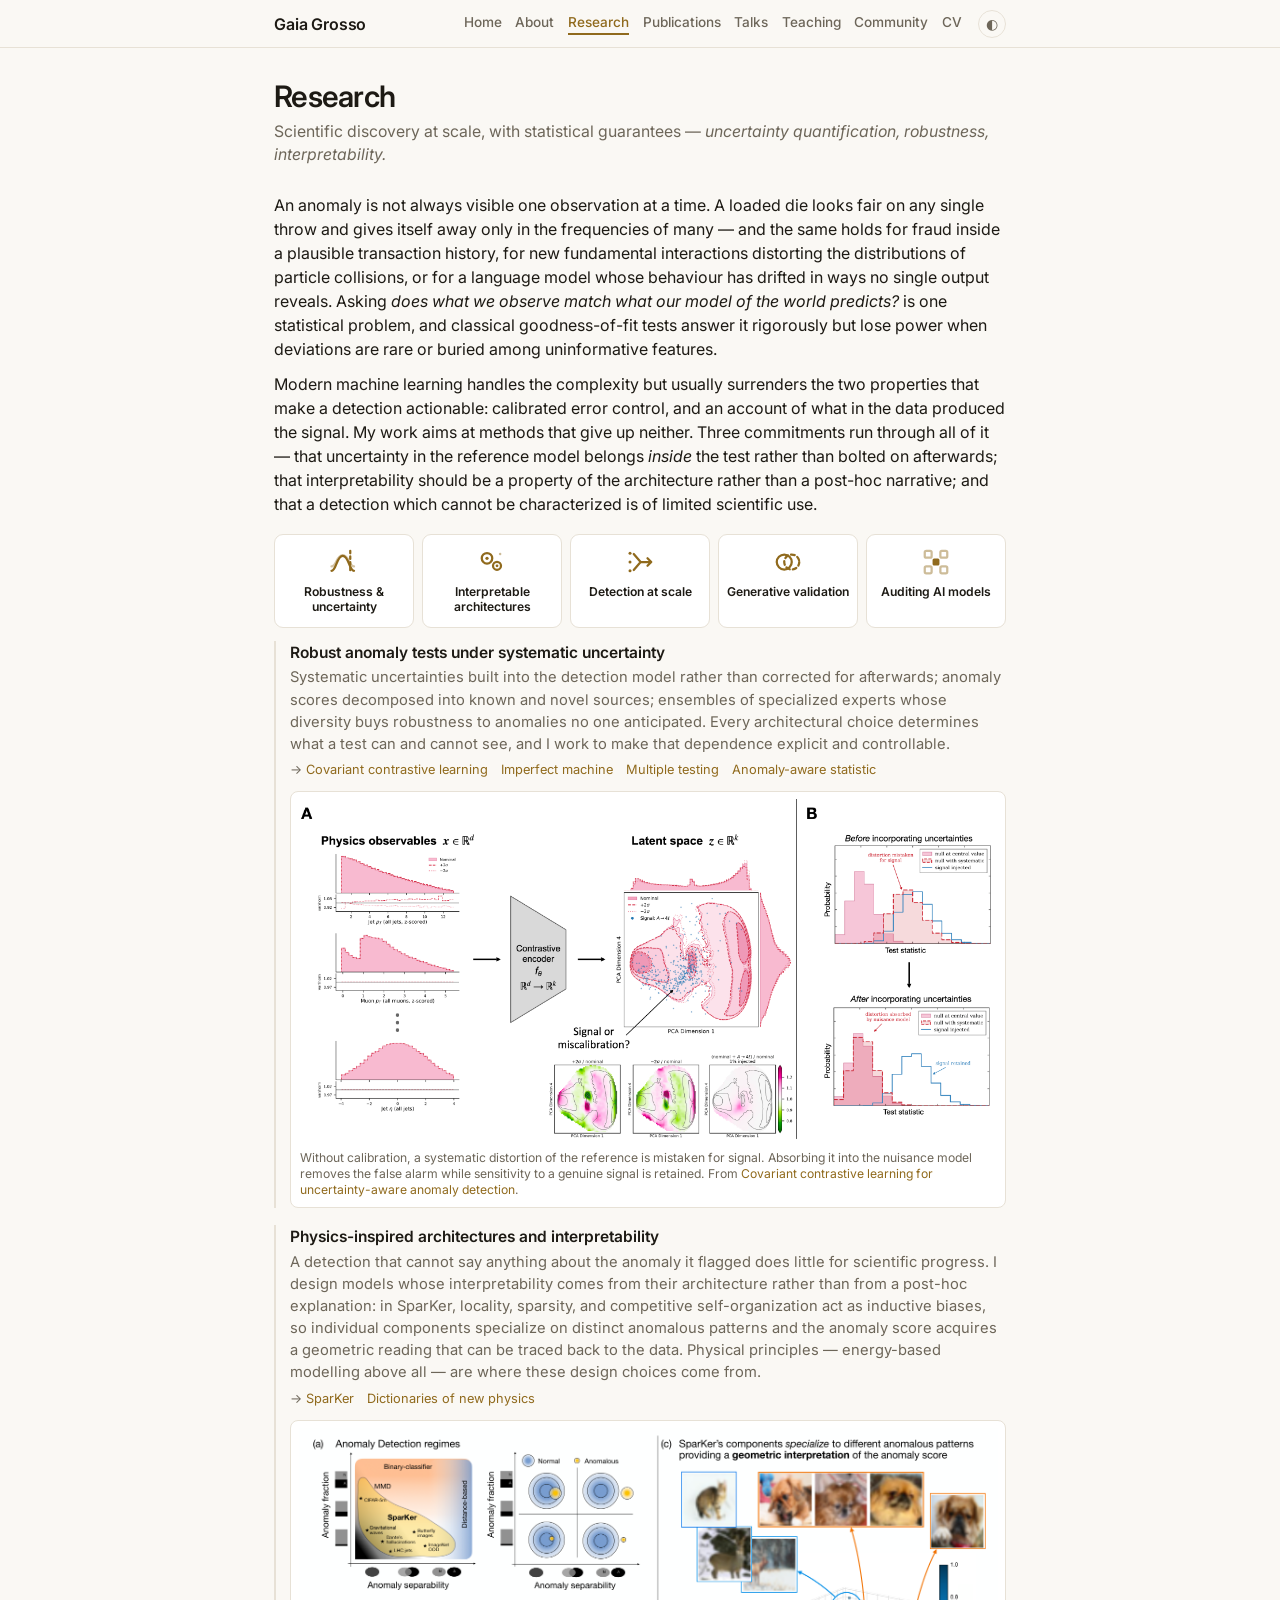
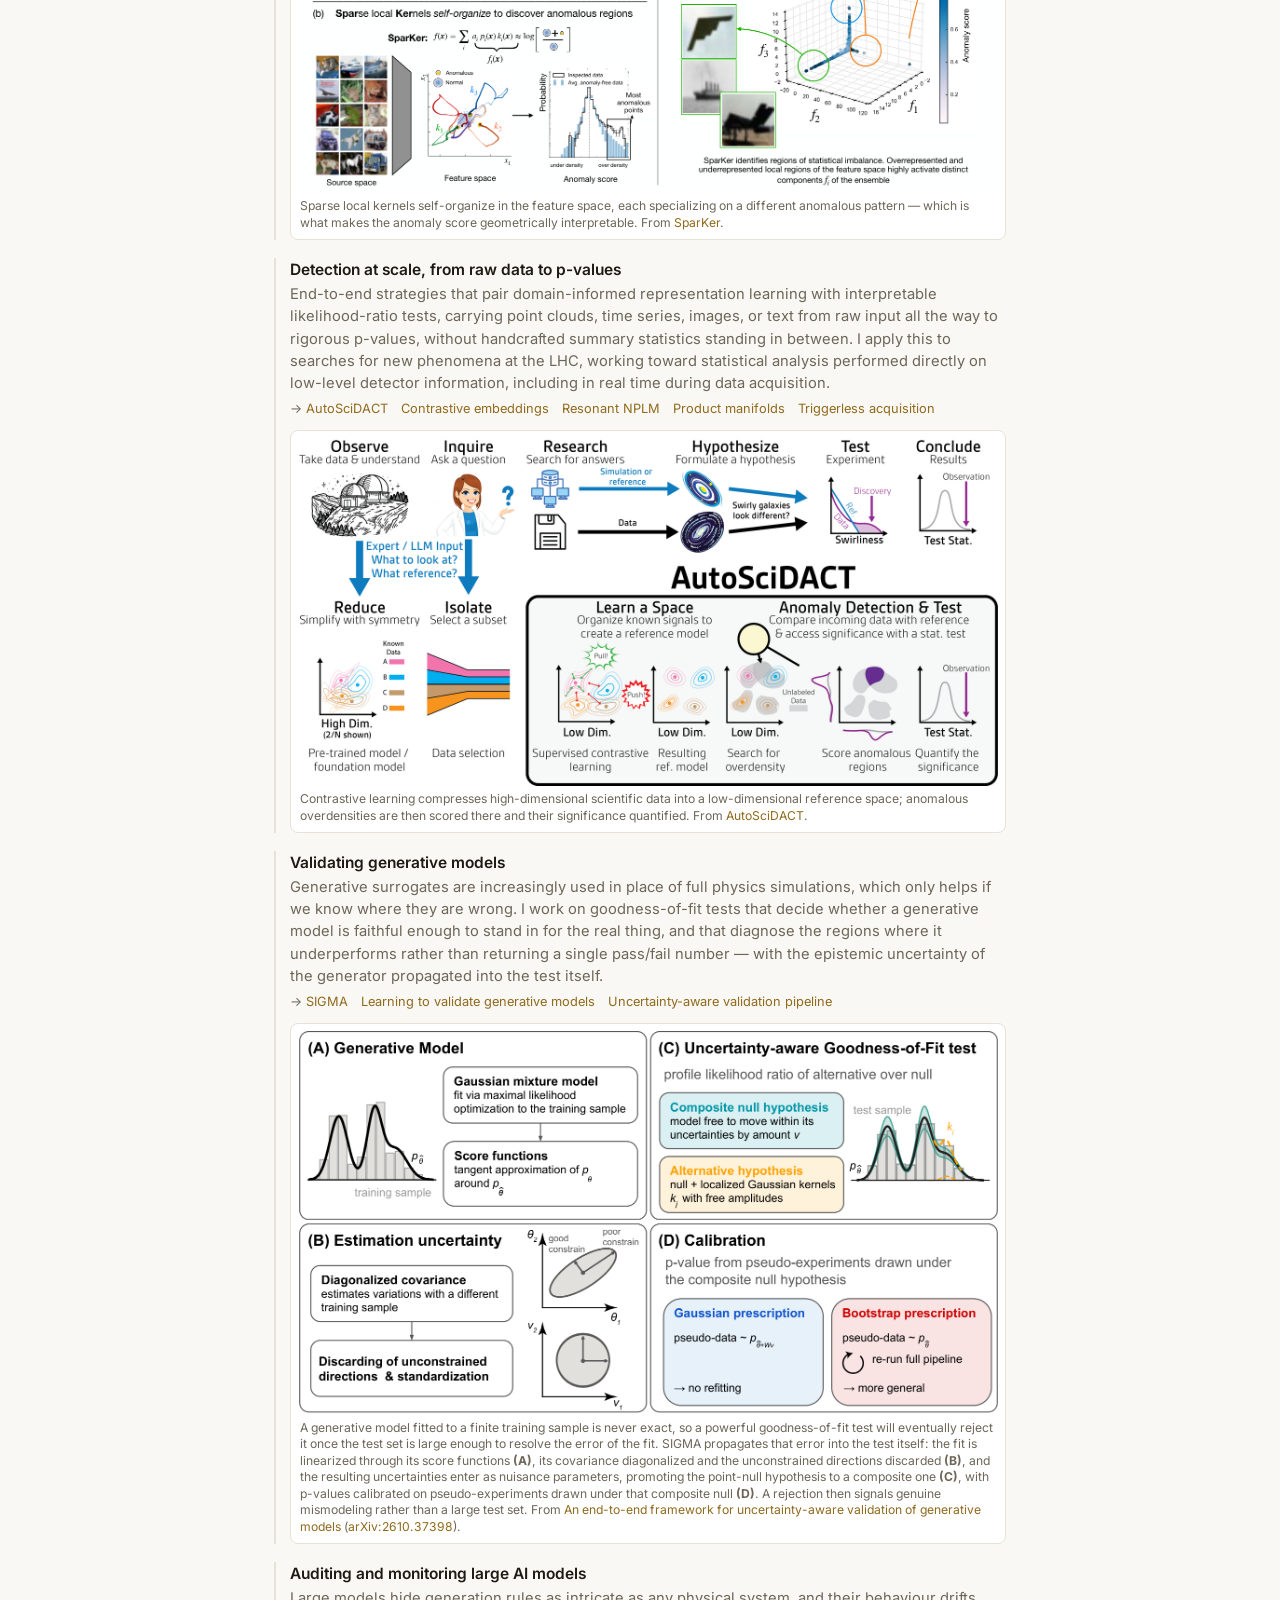
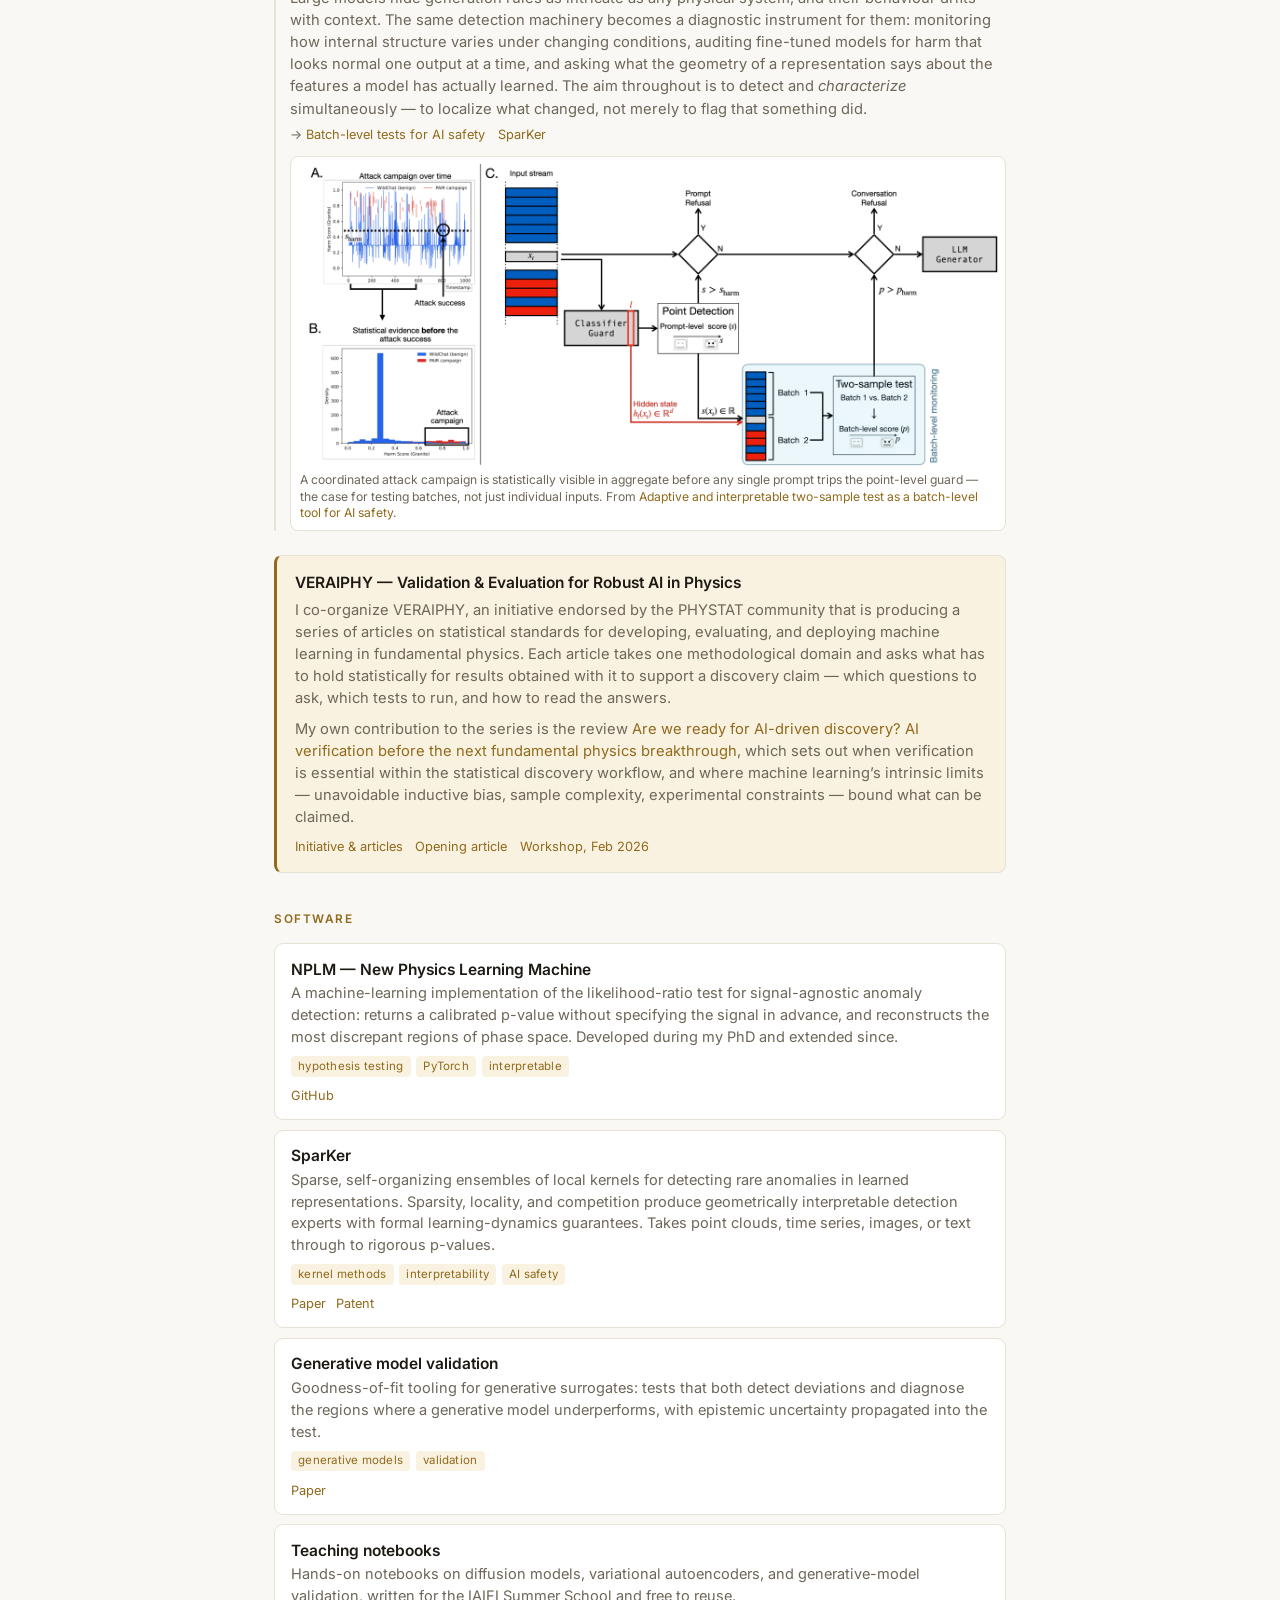
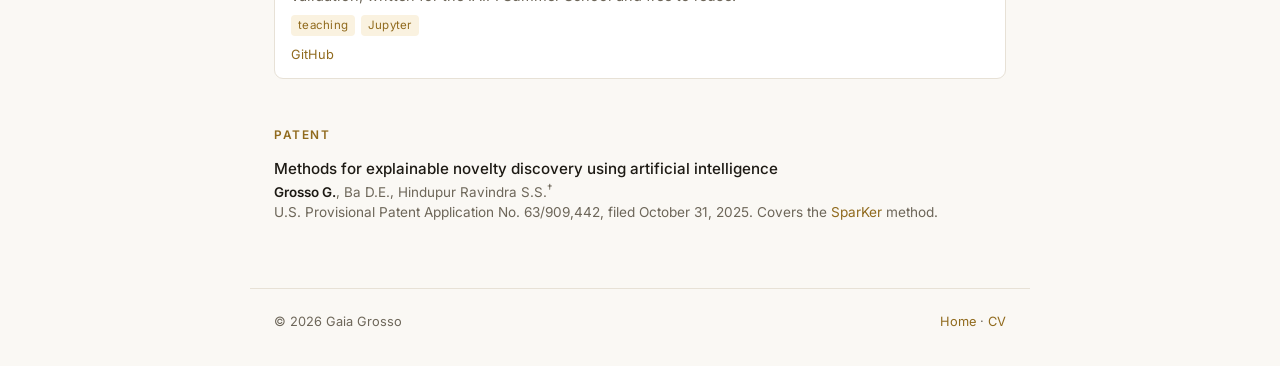
<file: research.html>
<!DOCTYPE html>
<html lang="en">
<head>
<meta charset="utf-8">
<meta name="viewport" content="width=device-width, initial-scale=1">
<title>Research — Gaia Grosso</title>
<meta name="description" content="Research of Gaia Grosso: robust anomaly tests under systematic uncertainty, interpretable physics-inspired architectures, detection at scale, generative model validation, and auditing large AI models.">
<link rel="preconnect" href="https://fonts.googleapis.com">
<link rel="preconnect" href="https://fonts.gstatic.com" crossorigin>
<link href="https://fonts.googleapis.com/css2?family=Inter:wght@400;500;600&family=Newsreader:ital,opsz,wght@0,6..72,400;1,6..72,400&display=swap" rel="stylesheet">
<link rel="stylesheet" href="style.css">
</head>
<body data-page="research">

<header class="nav">
  <div class="nav-inner">
    <a class="nav-name" href="index.html">Gaia Grosso</a>
    <nav class="nav-links">
      <a href="index.html">Home</a>
      <a href="about.html">About</a>
      <a href="research.html" class="here">Research</a>
      <a href="publications.html">Publications</a>
      <a href="talks.html">Talks</a>
      <a href="teaching.html">Teaching</a>
      <a href="community.html">Community</a>
      <a href="cv.pdf">CV</a>
    </nav>
    <button id="theme-toggle" aria-label="Toggle dark mode" title="Toggle dark mode">◐</button>
  </div>
</header>

<main>

  <section id="overview">
    <h1 class="page-title">Research</h1>
    <p class="lede" style="margin-bottom:1.6rem">
      Scientific discovery at scale, with statistical guarantees &mdash;
      <em>uncertainty quantification, robustness, interpretability.</em>
    </p>

    <p>
      An anomaly is not always visible one observation at a time. A loaded die looks fair on any
      single throw and gives itself away only in the frequencies of many &mdash; and the same
      holds for fraud inside a plausible transaction history, for new fundamental interactions
      distorting the distributions of particle collisions, or for a language model whose
      behaviour has drifted in ways no single output reveals. Asking <em>does what we observe
      match what our model of the world predicts?</em> is one statistical problem, and classical
      goodness-of-fit tests answer it rigorously but lose power when deviations are rare or
      buried among uninformative features.
    </p>
    <p>
      Modern machine learning handles the complexity but usually surrenders the two properties
      that make a detection actionable: calibrated error control, and an account of what in the
      data produced the signal. My work aims at methods that give up neither. Three commitments
      run through all of it &mdash; that uncertainty in the reference model belongs
      <em>inside</em> the test rather than bolted on afterwards; that interpretability should be
      a property of the architecture rather than a post-hoc narrative; and that a detection which
      cannot be characterized is of limited scientific use.
    </p>

    <!-- the whole programme at a glance -->
    <nav class="topicrow" aria-label="Research topics">
      <a href="#robustness">
        <svg viewBox="0 0 24 24" fill="none" stroke="currentColor" stroke-width="1.8" stroke-linecap="round" stroke-linejoin="round" aria-hidden="true">
          <path d="M2 19c4 0 4-12 9-12s5 12 9 12"/>
          <path d="M2 15.5c4 0 4-9 9-9s5 9 9 9" opacity=".4"/>
          <path d="M17 3v18" stroke-dasharray="2 2.5"/>
        </svg>
        <b>Robustness &amp; uncertainty</b>
      </a>
      <a href="#architectures">
        <svg viewBox="0 0 24 24" fill="none" stroke="currentColor" stroke-width="1.8" stroke-linecap="round" stroke-linejoin="round" aria-hidden="true">
          <circle cx="8" cy="9" r="4.2"/>
          <circle cx="16" cy="15" r="3.2"/>
          <circle cx="8" cy="9" r="1.3" fill="currentColor" stroke="none"/>
          <circle cx="16" cy="15" r="1.1" fill="currentColor" stroke="none"/>
          <circle cx="18.5" cy="5.5" r="1" fill="currentColor" stroke="none" opacity=".45"/>
        </svg>
        <b>Interpretable architectures</b>
      </a>
      <a href="#scale">
        <svg viewBox="0 0 24 24" fill="none" stroke="currentColor" stroke-width="1.8" stroke-linecap="round" stroke-linejoin="round" aria-hidden="true">
          <circle cx="4" cy="5" r="1.2" fill="currentColor" stroke="none"/>
          <circle cx="4" cy="12" r="1.2" fill="currentColor" stroke="none"/>
          <circle cx="4" cy="19" r="1.2" fill="currentColor" stroke="none"/>
          <path d="M7 5.6 12.5 12 7 18.4"/>
          <path d="M13 12h8m-3-3 3 3-3 3"/>
        </svg>
        <b>Detection at scale</b>
      </a>
      <a href="#generative">
        <svg viewBox="0 0 24 24" fill="none" stroke="currentColor" stroke-width="1.8" stroke-linecap="round" stroke-linejoin="round" aria-hidden="true">
          <circle cx="9" cy="12" r="6"/>
          <circle cx="15" cy="12" r="6" stroke-dasharray="3 2.5"/>
        </svg>
        <b>Generative validation</b>
      </a>
      <a href="#ai-models">
        <svg viewBox="0 0 24 24" fill="none" stroke="currentColor" stroke-width="1.8" stroke-linecap="round" stroke-linejoin="round" aria-hidden="true">
          <rect x="3" y="3" width="5.5" height="5.5" rx="1.2" opacity=".45"/>
          <rect x="3" y="15.5" width="5.5" height="5.5" rx="1.2" opacity=".45"/>
          <rect x="15.5" y="3" width="5.5" height="5.5" rx="1.2" opacity=".45"/>
          <rect x="15.5" y="15.5" width="5.5" height="5.5" rx="1.2" opacity=".45"/>
          <rect x="9.25" y="9.25" width="5.5" height="5.5" rx="1.2" fill="currentColor" stroke="none"/>
        </svg>
        <b>Auditing AI models</b>
      </a>
    </nav>

    <div class="threads">

      <!-- ---------------- 1 ---------------- -->
      <div class="thread" id="robustness">
        <h3>Robust anomaly tests under systematic uncertainty</h3>
        <p>
          Systematic uncertainties built into the detection model rather than corrected for
          afterwards; anomaly scores decomposed into known and novel sources; ensembles of
          specialized experts whose diversity buys robustness to anomalies no one anticipated.
          Every architectural choice determines what a test can and cannot see, and I work to
          make that dependence explicit and controllable.
        </p>
        <div class="refs">
          &rarr;
          <a href="publications.html#pub-covariant">Covariant contrastive learning</a>
          <a href="publications.html#pub-imperfect">Imperfect machine</a>
          <a href="publications.html#pub-multiple">Multiple testing</a>
          <a href="publications.html#pub-batches">Anomaly-aware statistic</a>
        </div>
        <figure class="thread-fig">
          <img src="fig-robustness.png" alt="Test-statistic distributions before and after uncertainty calibration.">
          <figcaption>Without calibration, a systematic distortion of the reference is mistaken for signal. Absorbing it into the nuisance model removes the false alarm while sensitivity to a genuine signal is retained. From <a href="publications.html#pub-covariant">Covariant contrastive learning for uncertainty-aware anomaly detection</a>.</figcaption>
        </figure>
      </div>

      <!-- ---------------- 2 ---------------- -->
      <div class="thread" id="architectures">
        <h3>Physics-inspired architectures and interpretability</h3>
        <p>
          A detection that cannot say anything about the anomaly it flagged does little for
          scientific progress. I design models whose interpretability comes from their
          architecture rather than from a post-hoc explanation: in SparKer, locality, sparsity,
          and competitive self-organization act as inductive biases, so individual components
          specialize on distinct anomalous patterns and the anomaly score acquires a geometric
          reading that can be traced back to the data. Physical principles &mdash; energy-based
          modelling above all &mdash; are where these design choices come from.
        </p>
        <div class="refs">
          &rarr;
          <a href="publications.html#pub-sparker">SparKer</a>
          <a href="publications.html#pub-dictionaries">Dictionaries of new physics</a>
        </div>
        <figure class="thread-fig">
          <img src="fig-architectures.png" alt="SparKer: anomaly-detection regimes, sparse local kernels in feature space, and specialized components.">
          <figcaption>Sparse local kernels self-organize in the feature space, each specializing on a different anomalous pattern &mdash; which is what makes the anomaly score geometrically interpretable. From <a href="publications.html#pub-sparker">SparKer</a>.</figcaption>
        </figure>
      </div>

      <!-- ---------------- 3 ---------------- -->
      <div class="thread" id="scale">
        <h3>Detection at scale, from raw data to p-values</h3>
        <p>
          End-to-end strategies that pair domain-informed representation learning with
          interpretable likelihood-ratio tests, carrying point clouds, time series, images, or
          text from raw input all the way to rigorous p-values, without handcrafted summary
          statistics standing in between. I apply this to searches for new phenomena at the LHC,
          working toward statistical analysis performed directly on low-level detector
          information, including in real time during data acquisition.
        </p>
        <div class="refs">
          &rarr;
          <a href="publications.html#pub-autoscidact">AutoSciDACT</a>
          <a href="publications.html#pub-contrastive">Contrastive embeddings</a>
          <a href="publications.html#pub-resonant">Resonant NPLM</a>
          <a href="publications.html#pub-manifold">Product manifolds</a>
          <a href="publications.html#pub-triggerless">Triggerless acquisition</a>
        </div>
        <figure class="thread-fig">
          <img src="fig-detection.png" alt="The AutoSciDACT pipeline, from observation through contrastive embedding to a test statistic.">
          <figcaption>Contrastive learning compresses high-dimensional scientific data into a low-dimensional reference space; anomalous overdensities are then scored there and their significance quantified. From <a href="publications.html#pub-autoscidact">AutoSciDACT</a>.</figcaption>
        </figure>
      </div>

      <!-- ---------------- 4 ---------------- -->
      <div class="thread" id="generative">
        <h3>Validating generative models</h3>
        <p>
          Generative surrogates are increasingly used in place of full physics simulations, which
          only helps if we know where they are wrong. I work on goodness-of-fit tests that decide
          whether a generative model is faithful enough to stand in for the real thing, and that
          diagnose the regions where it underperforms rather than returning a single pass/fail
          number &mdash; with the epistemic uncertainty of the generator propagated into the test
          itself.
        </p>
        <div class="refs">
          &rarr;
          <a href="publications.html#pub-sigma">SIGMA</a>
          <a href="publications.html#pub-genval">Learning to validate generative models</a>
          <a href="publications.html#pub-uqpipeline">Uncertainty-aware validation pipeline</a>
        </div>
        <figure class="thread-fig">
          <img src="fig-generative.png" alt="The SIGMA framework in four stages: generative model, estimation uncertainty, uncertainty-aware goodness-of-fit test, and calibration.">
          <figcaption>A generative model fitted to a finite training sample is never exact, so a
          powerful goodness-of-fit test will eventually reject it once the test set is large
          enough to resolve the error of the fit. SIGMA propagates that error into the test
          itself: the fit is linearized through its score functions <b>(A)</b>, its covariance
          diagonalized and the unconstrained directions discarded <b>(B)</b>, and the resulting
          uncertainties enter as nuisance parameters, promoting the point-null hypothesis to a
          composite one <b>(C)</b>, with p-values calibrated on pseudo-experiments drawn under
          that composite null <b>(D)</b>. A rejection then signals genuine mismodeling rather
          than a large test set. From
          <a href="https://arxiv.org/abs/2610.37398">An end-to-end framework for
          uncertainty-aware validation of generative models</a>
          (<a href="publications.html#pub-sigma">arXiv:2610.37398</a>).</figcaption>
        </figure>
      </div>

      <!-- ---------------- 5 ---------------- -->
      <div class="thread" id="ai-models">
        <h3>Auditing and monitoring large AI models</h3>
        <p>
          Large models hide generation rules as intricate as any physical system, and their
          behaviour drifts with context. The same detection machinery becomes a diagnostic
          instrument for them: monitoring how internal structure varies under changing
          conditions, auditing fine-tuned models for harm that looks normal one output at a time,
          and asking what the geometry of a representation says about the features a model has
          actually learned. The aim throughout is to detect and <em>characterize</em>
          simultaneously &mdash; to localize what changed, not merely to flag that something did.
        </p>
        <div class="refs">
          &rarr;
          <a href="publications.html#pub-batchsafety">Batch-level tests for AI safety</a>
          <a href="publications.html#pub-sparker">SparKer</a>
        </div>
        <figure class="thread-fig">
          <img src="fig-ai-models.png" alt="Batch-level monitoring of an LLM input stream using a two-sample test on hidden states.">
          <figcaption>A coordinated attack campaign is statistically visible in aggregate before any single prompt trips the point-level guard &mdash; the case for testing batches, not just individual inputs. From <a href="publications.html#pub-batchsafety">Adaptive and interpretable two-sample test as a batch-level tool for AI safety</a>.</figcaption>
        </figure>
      </div>

    </div>

    <!-- ---------------- VERAIPHY ---------------- -->
    <div class="initiative" id="veraiphy">
      <h3>VERAIPHY &mdash; Validation &amp; Evaluation for Robust AI in Physics</h3>
      <p>
        I co-organize VERAIPHY, an initiative endorsed by the PHYSTAT community that is producing
        a series of articles on statistical standards for developing, evaluating, and deploying
        machine learning in fundamental physics. Each article takes one methodological domain and
        asks what has to hold statistically for results obtained with it to support a discovery
        claim &mdash; which questions to ask, which tests to run, and how to read the answers.
      </p>
      <p>
        My own contribution to the series is the review
        <a href="publications.html#pub-verification">Are we ready for AI-driven discovery? AI
        verification before the next fundamental physics breakthrough</a>, which sets out when
        verification is essential within the statistical discovery workflow, and where machine
        learning&rsquo;s intrinsic limits &mdash; unavoidable inductive bias, sample complexity,
        experimental constraints &mdash; bound what can be claimed.
      </p>
      <div class="refs">
        <a href="https://phystat.github.io/Website/veraiphy/">Initiative &amp; articles</a>
        <a href="publications.html#pub-veraiphy">Opening article</a>
        <a href="https://indico.cern.ch/event/1617006/">Workshop, Feb 2026</a>
      </div>
    </div>
  </section>

  <!-- ============================= SOFTWARE ============================= -->
  <section id="software">
    <h2>Software</h2>

    <div class="project">
      <h3>NPLM &mdash; New Physics Learning Machine</h3>
      <p>
        A machine-learning implementation of the likelihood-ratio test for signal-agnostic
        anomaly detection: returns a calibrated p-value without specifying the signal in
        advance, and reconstructs the most discrepant regions of phase space. Developed during
        my PhD and extended since.
      </p>
      <div class="tags"><span class="tag">hypothesis testing</span><span class="tag">PyTorch</span><span class="tag">interpretable</span></div>
      <div class="entry-links" style="margin-top:.6rem">
        <a href="https://github.com/GaiaGrosso/NPLM_package">GitHub</a>
      </div>
    </div>

    <div class="project">
      <h3>SparKer</h3>
      <p>
        Sparse, self-organizing ensembles of local kernels for detecting rare anomalies in
        learned representations. Sparsity, locality, and competition produce geometrically
        interpretable detection experts with formal learning-dynamics guarantees. Takes point
        clouds, time series, images, or text through to rigorous p-values.
      </p>
      <div class="tags"><span class="tag">kernel methods</span><span class="tag">interpretability</span><span class="tag">AI safety</span></div>
      <div class="entry-links" style="margin-top:.6rem">
        <a href="publications.html#pub-sparker">Paper</a>
        <a href="#patent">Patent</a>
      </div>
    </div>

    <div class="project">
      <h3>Generative model validation</h3>
      <p>
        Goodness-of-fit tooling for generative surrogates: tests that both detect deviations
        and diagnose the regions where a generative model underperforms, with epistemic
        uncertainty propagated into the test.
      </p>
      <div class="tags"><span class="tag">generative models</span><span class="tag">validation</span></div>
      <div class="entry-links" style="margin-top:.6rem">
        <a href="publications.html#pub-genval">Paper</a>
      </div>
    </div>

    <div class="project">
      <h3>Teaching notebooks</h3>
      <p>
        Hands-on notebooks on diffusion models, variational autoencoders, and generative-model
        validation, written for the IAIFI Summer School and free to reuse.
      </p>
      <div class="tags"><span class="tag">teaching</span><span class="tag">Jupyter</span></div>
      <div class="entry-links" style="margin-top:.6rem">
        <a href="https://github.com/GaiaGrosso/generative-models-tutorials">GitHub</a>
      </div>
    </div>
  </section>

  <!-- ============================= PATENT ============================= -->
  <section id="patent">
    <h2>Patent</h2>
    <div class="entry">
      <div class="entry-title">Methods for explainable novelty discovery using artificial intelligence</div>
      <div class="authors"><span class="me">Grosso G.</span>, Ba D.E., Hindupur Ravindra S.S.<sup>&dagger;</sup></div>
      <div class="entry-meta">
        U.S. Provisional Patent Application No. 63/909,442, filed October 31, 2025.
        Covers the <a href="publications.html#pub-sparker">SparKer</a> method.
      </div>
    </div>
  </section>

</main>

<footer>
  <span>&copy; <span class="year">2026</span> Gaia Grosso</span>
  <span><a href="index.html">Home</a> &middot; <a href="cv.pdf">CV</a></span>
</footer>

<script src="theme.js"></script>
</body>
</html>
</file>
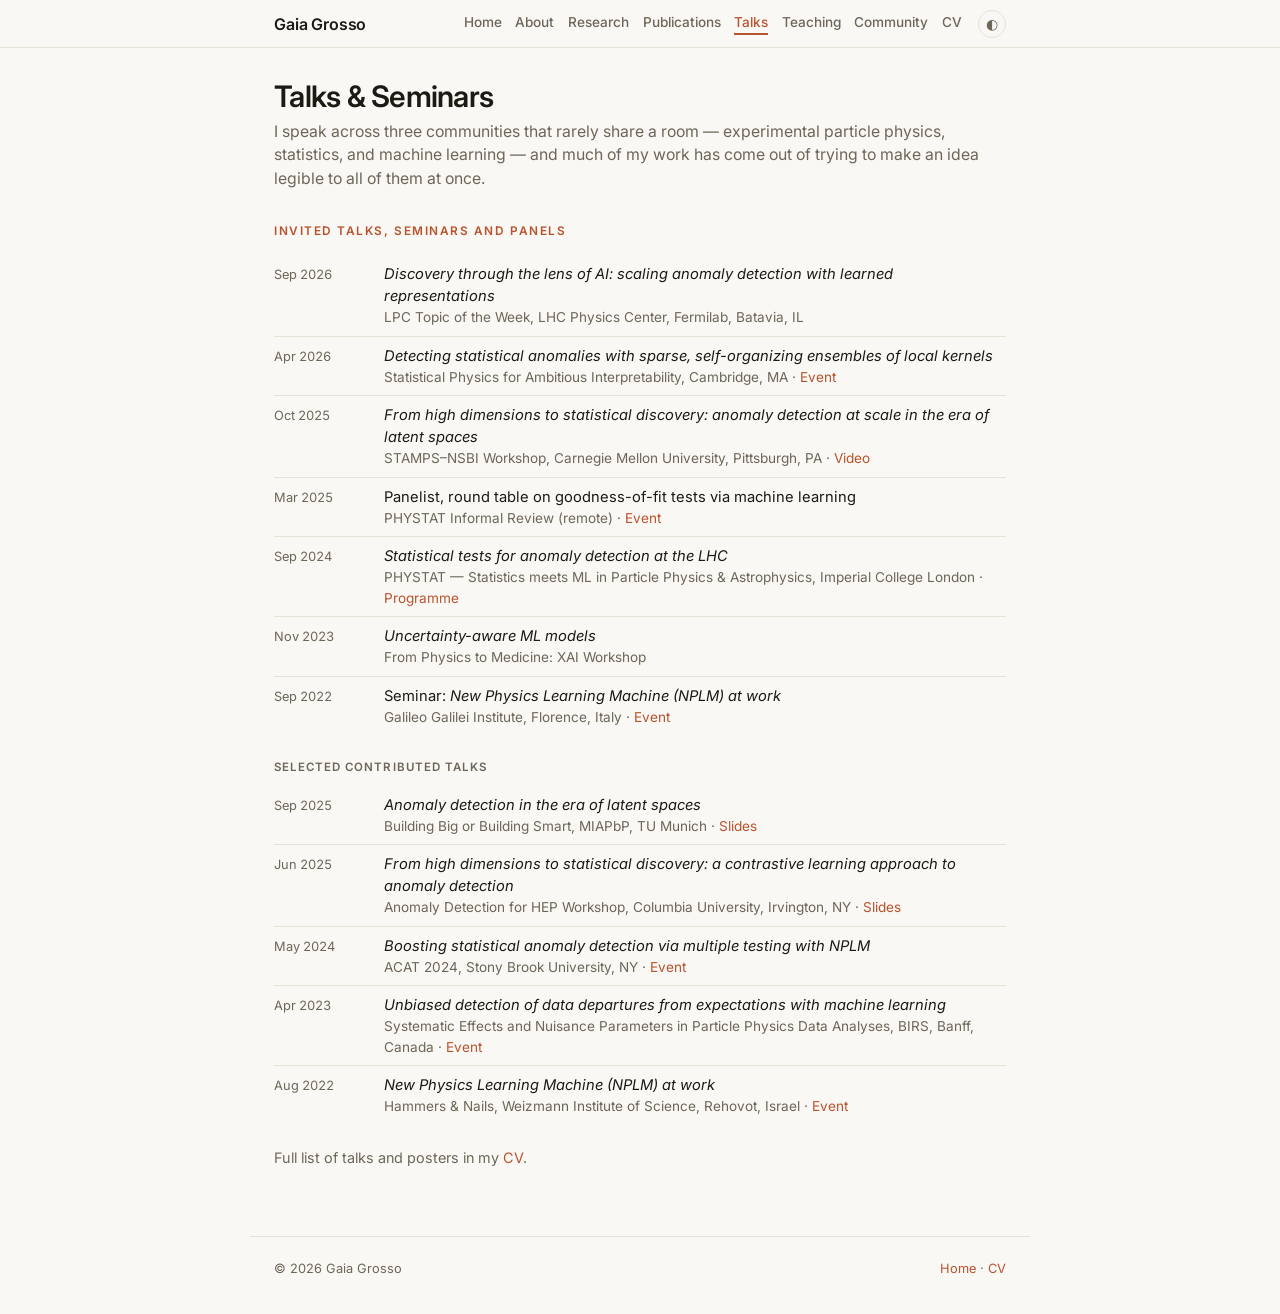
<file: talks.html>
<!DOCTYPE html>
<html lang="en">
<head>
<meta charset="utf-8">
<meta name="viewport" content="width=device-width, initial-scale=1">
<title>Talks &amp; Seminars — Gaia Grosso</title>
<meta name="description" content="Invited talks, seminars, panels and contributed talks by Gaia Grosso on statistical anomaly detection, machine learning and discovery in the physical sciences.">
<link rel="preconnect" href="https://fonts.googleapis.com">
<link rel="preconnect" href="https://fonts.gstatic.com" crossorigin>
<link href="https://fonts.googleapis.com/css2?family=Inter:wght@400;500;600&family=Newsreader:ital,opsz,wght@0,6..72,400;1,6..72,400&display=swap" rel="stylesheet">
<link rel="stylesheet" href="style.css">
</head>
<body data-page="talks">

<header class="nav">
  <div class="nav-inner">
    <a class="nav-name" href="index.html">Gaia Grosso</a>
    <nav class="nav-links">
      <a href="index.html">Home</a>
      <a href="about.html">About</a>
      <a href="research.html">Research</a>
      <a href="publications.html">Publications</a>
      <a href="talks.html" class="here">Talks</a>
      <a href="teaching.html">Teaching</a>
      <a href="community.html">Community</a>
      <a href="cv.pdf">CV</a>
    </nav>
    <button id="theme-toggle" aria-label="Toggle dark mode" title="Toggle dark mode">◐</button>
  </div>
</header>

<main>

  <section id="talks">
    <h1 class="page-title">Talks &amp; Seminars</h1>
    <p class="lede" style="margin-bottom:2rem">
      I speak across three communities that rarely share a room &mdash; experimental particle
      physics, statistics, and machine learning &mdash; and much of my work has come out of
      trying to make an idea legible to all of them at once.
    </p>
    <h2>Invited talks, seminars and panels</h2>
    <div class="rows">
      <div class="row">
        <div class="row-date">Sep 2026</div>
        <div class="row-body">
          <em>Discovery through the lens of AI: scaling anomaly detection with learned representations</em>
          <div class="sub">LPC Topic of the Week, LHC Physics Center, Fermilab, Batavia, IL</div>
        </div>
      </div>
      <div class="row">
        <div class="row-date">Apr 2026</div>
        <div class="row-body">
          <em>Detecting statistical anomalies with sparse, self-organizing ensembles of local kernels</em>
          <div class="sub">Statistical Physics for Ambitious Interpretability, Cambridge, MA &middot;
            <a href="https://lbg251.github.io/Spring-Workshop/#speakers">Event</a></div>
        </div>
      </div>
      <div class="row">
        <div class="row-date">Oct 2025</div>
        <div class="row-body">
          <em>From high dimensions to statistical discovery: anomaly detection at scale in the era of latent spaces</em>
          <div class="sub">STAMPS&ndash;NSBI Workshop, Carnegie Mellon University, Pittsburgh, PA &middot;
            <a href="https://youtu.be/YNwqPL29XYw">Video</a></div>
        </div>
      </div>
      <div class="row">
        <div class="row-date">Mar 2025</div>
        <div class="row-body">
          Panelist, round table on goodness-of-fit tests via machine learning
          <div class="sub">PHYSTAT Informal Review (remote) &middot;
            <a href="https://indico.cern.ch/event/1502081/">Event</a></div>
        </div>
      </div>
      <div class="row">
        <div class="row-date">Sep 2024</div>
        <div class="row-body">
          <em>Statistical tests for anomaly detection at the LHC</em>
          <div class="sub">PHYSTAT &mdash; Statistics meets ML in Particle Physics &amp; Astrophysics, Imperial College London &middot;
            <a href="https://indico.cern.ch/event/1407421/timetable/">Programme</a></div>
        </div>
      </div>
      <div class="row">
        <div class="row-date">Nov 2023</div>
        <div class="row-body">
          <em>Uncertainty-aware ML models</em>
          <div class="sub">From Physics to Medicine: XAI Workshop</div>
        </div>
      </div>
      <div class="row">
        <div class="row-date">Sep 2022</div>
        <div class="row-body">
          Seminar: <em>New Physics Learning Machine (NPLM) at work</em>
          <div class="sub">Galileo Galilei Institute, Florence, Italy &middot;
            <a href="https://agenda.infn.it/event/32052/contributions/177908/">Event</a></div>
        </div>
      </div>
    </div>

    <h4>Selected contributed talks</h4>
    <div class="rows">
      <div class="row">
        <div class="row-date">Sep 2025</div>
        <div class="row-body">
          <em>Anomaly detection in the era of latent spaces</em>
          <div class="sub">Building Big or Building Smart, MIAPbP, TU Munich &middot;
            <a href="https://indico.ph.tum.de/event/7932/contributions/10788/attachments/6957/9661/Grosso_Slides.pdf">Slides</a></div>
        </div>
      </div>
      <div class="row">
        <div class="row-date">Jun 2025</div>
        <div class="row-body">
          <em>From high dimensions to statistical discovery: a contrastive learning approach to anomaly detection</em>
          <div class="sub">Anomaly Detection for HEP Workshop, Columbia University, Irvington, NY &middot;
            <a href="https://indico.nevis.columbia.edu/event/9/contributions/86/attachments/57/80/AD4HEP_Irvington_v2.pdf">Slides</a></div>
        </div>
      </div>
      <div class="row">
        <div class="row-date">May 2024</div>
        <div class="row-body">
          <em>Boosting statistical anomaly detection via multiple testing with NPLM</em>
          <div class="sub">ACAT 2024, Stony Brook University, NY &middot;
            <a href="https://indico.cern.ch/event/1330797/contributions/5796846/">Event</a></div>
        </div>
      </div>
      <div class="row">
        <div class="row-date">Apr 2023</div>
        <div class="row-body">
          <em>Unbiased detection of data departures from expectations with machine learning</em>
          <div class="sub">Systematic Effects and Nuisance Parameters in Particle Physics Data Analyses, BIRS, Banff, Canada &middot;
            <a href="https://www.birs.ca/events/2023/5-day-workshops/23w5096/schedule">Event</a></div>
        </div>
      </div>
      <div class="row">
        <div class="row-date">Aug 2022</div>
        <div class="row-body">
          <em>New Physics Learning Machine (NPLM) at work</em>
          <div class="sub">Hammers &amp; Nails, Weizmann Institute of Science, Rehovot, Israel &middot;
            <a href="https://www.weizmann.ac.il/conferences/SRitp/Aug2022/program">Event</a></div>
        </div>
      </div>
    </div>
    <p style="margin-top:1.4rem;color:var(--muted);font-size:.9rem">
      Full list of talks and posters in my <a href="cv.pdf">CV</a>.
    </p>
  </section>

</main>

<footer>
  <span>&copy; <span class="year">2026</span> Gaia Grosso</span>
  <span><a href="index.html">Home</a> &middot; <a href="cv.pdf">CV</a></span>
</footer>

<script src="theme.js"></script>
</body>
</html>
</file>
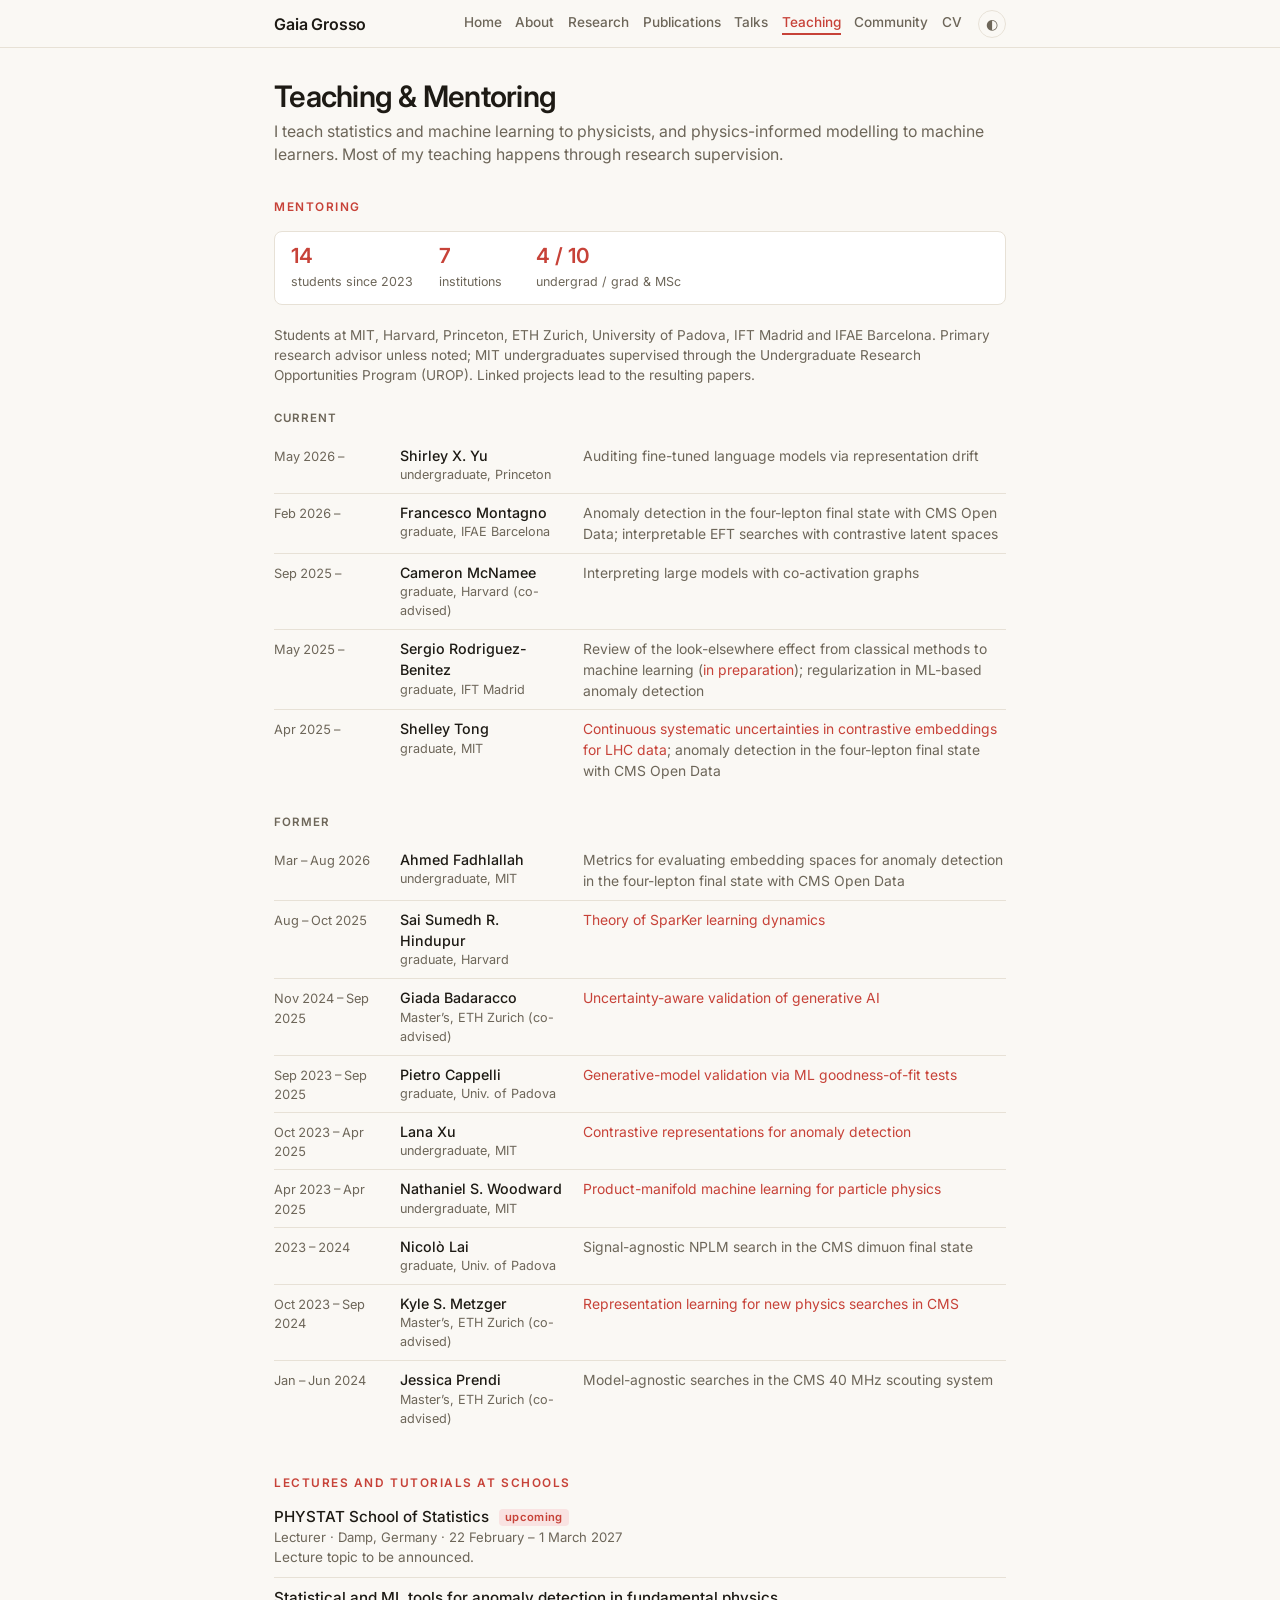
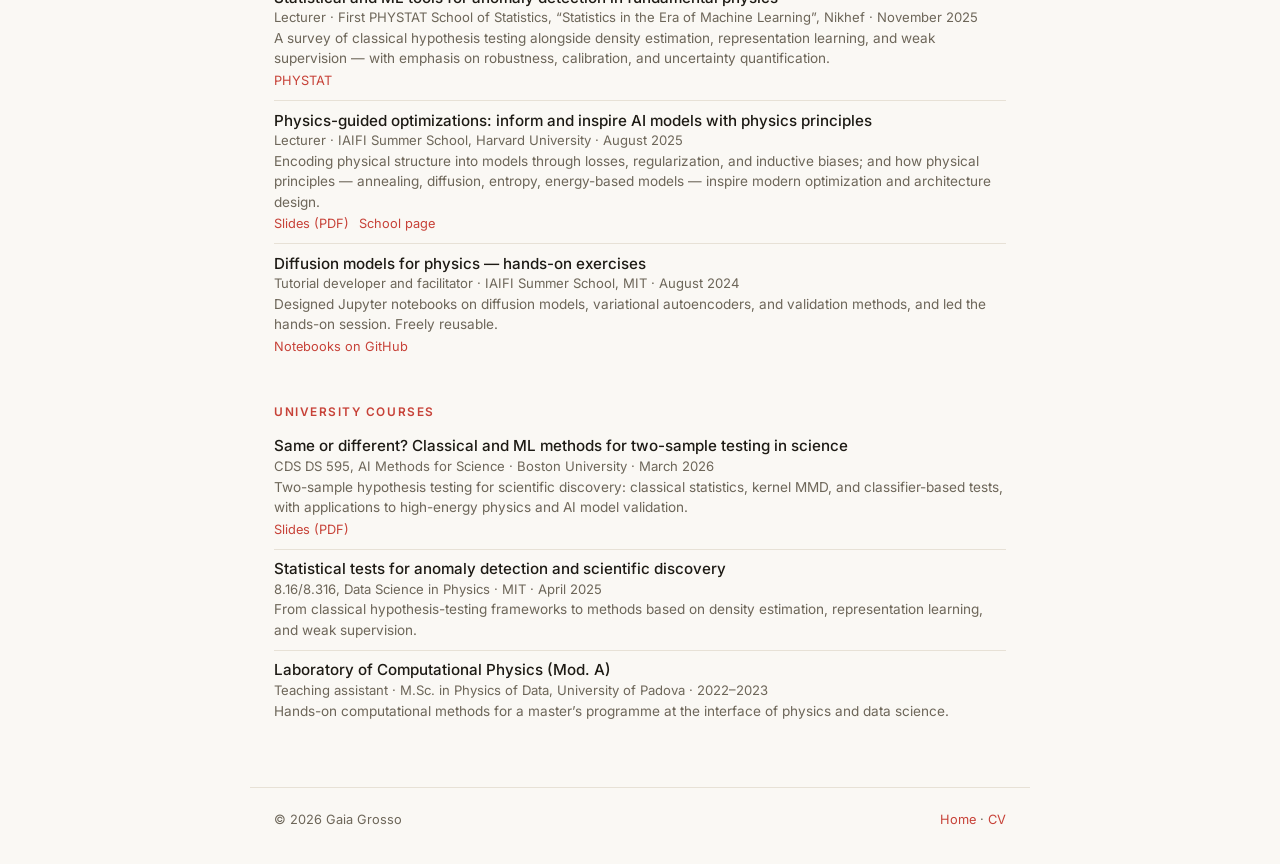
<file: teaching.html>
<!DOCTYPE html>
<html lang="en">
<head>
<meta charset="utf-8">
<meta name="viewport" content="width=device-width, initial-scale=1">
<title>Teaching &amp; Mentoring — Gaia Grosso</title>
<meta name="description" content="Teaching and mentoring by Gaia Grosso: school and course lectures on statistics and machine learning, open teaching materials, and 14 mentored students across seven institutions.">
<link rel="preconnect" href="https://fonts.googleapis.com">
<link rel="preconnect" href="https://fonts.gstatic.com" crossorigin>
<link href="https://fonts.googleapis.com/css2?family=Inter:wght@400;500;600&family=Newsreader:ital,opsz,wght@0,6..72,400;1,6..72,400&display=swap" rel="stylesheet">
<link rel="stylesheet" href="style.css">
</head>
<body data-page="teaching">

<header class="nav">
  <div class="nav-inner">
    <a class="nav-name" href="index.html">Gaia Grosso</a>
    <nav class="nav-links">
      <a href="index.html">Home</a>
      <a href="about.html">About</a>
      <a href="research.html">Research</a>
      <a href="publications.html">Publications</a>
      <a href="talks.html">Talks</a>
      <a href="teaching.html" class="here">Teaching</a>
      <a href="community.html">Community</a>
      <a href="cv.pdf">CV</a>
    </nav>
    <button id="theme-toggle" aria-label="Toggle dark mode" title="Toggle dark mode">◐</button>
  </div>
</header>

<main>

  <!-- ============================= MENTORING ============================= -->
  <section id="mentoring">
    <h1 class="page-title">Teaching &amp; Mentoring</h1>
    <p class="lede" style="margin-bottom:2rem">
      I teach statistics and machine learning to physicists, and physics-informed modelling to
      machine learners. Most of my teaching happens through research supervision.
    </p>

    <h2>Mentoring</h2>
    <div class="stat-strip">
      <div class="stat"><b>14</b><span>students since 2023</span></div>
      <div class="stat"><b>7</b><span>institutions</span></div>
      <div class="stat"><b>4&nbsp;/&nbsp;10</b><span>undergrad / grad &amp; MSc</span></div>
    </div>

    <p class="entry-meta" style="margin-bottom:1.5rem">
      Students at MIT, Harvard, Princeton, ETH Zurich, University of Padova, IFT Madrid and IFAE
      Barcelona. Primary research advisor unless noted; MIT undergraduates supervised through the
      Undergraduate Research Opportunities Program (UROP). Linked projects lead to the resulting
      papers.
    </p>

    <h4>Current</h4>
    <div class="rows">
      <div class="mentor-row">
        <div class="mentor-when">May 2026 &ndash;</div>
        <div class="mentor-who">Shirley X. Yu<span class="aff">undergraduate, Princeton</span></div>
        <div class="mentor-what">Auditing fine-tuned language models via representation drift</div>
      </div>
      <div class="mentor-row">
        <div class="mentor-when">Feb 2026 &ndash;</div>
        <div class="mentor-who">Francesco Montagno<span class="aff">graduate, IFAE Barcelona</span></div>
        <div class="mentor-what">Anomaly detection in the four-lepton final state with CMS Open Data; interpretable EFT searches with contrastive latent spaces</div>
      </div>
      <div class="mentor-row">
        <div class="mentor-when">Sep 2025 &ndash;</div>
        <div class="mentor-who">Cameron McNamee<span class="aff">graduate, Harvard (co-advised)</span></div>
        <div class="mentor-what">Interpreting large models with co-activation graphs</div>
      </div>
      <div class="mentor-row">
        <div class="mentor-when">May 2025 &ndash;</div>
        <div class="mentor-who">Sergio Rodriguez-Benitez<span class="aff">graduate, IFT Madrid</span></div>
        <div class="mentor-what">Review of the look-elsewhere effect from classical methods to machine learning (<a href="publications.html#pub-lee">in preparation</a>); regularization in ML-based anomaly detection</div>
      </div>
      <div class="mentor-row">
        <div class="mentor-when">Apr 2025 &ndash;</div>
        <div class="mentor-who">Shelley Tong<span class="aff">graduate, MIT</span></div>
        <div class="mentor-what"><a href="publications.html#pub-covariant">Continuous systematic uncertainties in contrastive embeddings for LHC data</a>; anomaly detection in the four-lepton final state with CMS Open Data</div>
      </div>
    </div>

    <h4>Former</h4>
    <div class="rows">
      <div class="mentor-row">
        <div class="mentor-when">Mar &ndash; Aug 2026</div>
        <div class="mentor-who">Ahmed Fadhlallah<span class="aff">undergraduate, MIT</span></div>
        <div class="mentor-what">Metrics for evaluating embedding spaces for anomaly detection in the four-lepton final state with CMS Open Data</div>
      </div>
      <div class="mentor-row">
        <div class="mentor-when">Aug &ndash; Oct 2025</div>
        <div class="mentor-who">Sai Sumedh R. Hindupur<span class="aff">graduate, Harvard</span></div>
        <div class="mentor-what"><a href="publications.html#pub-sparker">Theory of SparKer learning dynamics</a></div>
      </div>
      <div class="mentor-row">
        <div class="mentor-when">Nov 2024 &ndash; Sep 2025</div>
        <div class="mentor-who">Giada Badaracco<span class="aff">Master&rsquo;s, ETH Zurich (co-advised)</span></div>
        <div class="mentor-what"><a href="publications.html#pub-sigma">Uncertainty-aware validation of generative AI</a></div>
      </div>
      <div class="mentor-row">
        <div class="mentor-when">Sep 2023 &ndash; Sep 2025</div>
        <div class="mentor-who">Pietro Cappelli<span class="aff">graduate, Univ. of Padova</span></div>
        <div class="mentor-what"><a href="publications.html#pub-genval">Generative-model validation via ML goodness-of-fit tests</a></div>
      </div>
      <div class="mentor-row">
        <div class="mentor-when">Oct 2023 &ndash; Apr 2025</div>
        <div class="mentor-who">Lana Xu<span class="aff">undergraduate, MIT</span></div>
        <div class="mentor-what"><a href="publications.html#pub-contrastive">Contrastive representations for anomaly detection</a></div>
      </div>
      <div class="mentor-row">
        <div class="mentor-when">Apr 2023 &ndash; Apr 2025</div>
        <div class="mentor-who">Nathaniel S. Woodward<span class="aff">undergraduate, MIT</span></div>
        <div class="mentor-what"><a href="publications.html#pub-manifold">Product-manifold machine learning for particle physics</a></div>
      </div>
      <div class="mentor-row">
        <div class="mentor-when">2023 &ndash; 2024</div>
        <div class="mentor-who">Nicolò Lai<span class="aff">graduate, Univ. of Padova</span></div>
        <div class="mentor-what">Signal-agnostic NPLM search in the CMS dimuon final state</div>
      </div>
      <div class="mentor-row">
        <div class="mentor-when">Oct 2023 &ndash; Sep 2024</div>
        <div class="mentor-who">Kyle S. Metzger<span class="aff">Master&rsquo;s, ETH Zurich (co-advised)</span></div>
        <div class="mentor-what"><a href="publications.html#pub-contrastive">Representation learning for new physics searches in CMS</a></div>
      </div>
      <div class="mentor-row">
        <div class="mentor-when">Jan &ndash; Jun 2024</div>
        <div class="mentor-who">Jessica Prendi<span class="aff">Master&rsquo;s, ETH Zurich (co-advised)</span></div>
        <div class="mentor-what">Model-agnostic searches in the CMS 40 MHz scouting system</div>
      </div>
    </div>
  </section>

  <!-- ============================= LECTURES ============================= -->
  <section id="lectures">
    <h2>Lectures and tutorials at schools</h2>

    <div class="entry">
      <div class="entry-title">PHYSTAT School of Statistics <span class="badge">upcoming</span></div>
      <div class="where">Lecturer &middot; Damp, Germany &middot; 22 February &ndash; 1 March 2027</div>
      <div class="entry-meta">Lecture topic to be announced.</div>
    </div>

    <div class="entry">
      <div class="entry-title">Statistical and ML tools for anomaly detection in fundamental physics</div>
      <div class="where">Lecturer &middot; First PHYSTAT School of Statistics, &ldquo;Statistics in the Era of Machine Learning&rdquo;, Nikhef &middot; November 2025</div>
      <div class="entry-meta">
        A survey of classical hypothesis testing alongside density estimation, representation
        learning, and weak supervision &mdash; with emphasis on robustness, calibration, and
        uncertainty quantification.
      </div>
      <div class="entry-links"><a href="https://phystat.github.io/Website/">PHYSTAT</a></div>
    </div>

    <div class="entry">
      <div class="entry-title">Physics-guided optimizations: inform and inspire AI models with physics principles</div>
      <div class="where">Lecturer &middot; IAIFI Summer School, Harvard University &middot; August 2025</div>
      <div class="entry-meta">
        Encoding physical structure into models through losses, regularization, and inductive
        biases; and how physical principles &mdash; annealing, diffusion, entropy, energy-based
        models &mdash; inspire modern optimization and architecture design.
      </div>
      <div class="entry-links">
        <a href="lectures-iaifi-physics-guided-optimizations.pdf">Slides (PDF)</a>
        <a href="https://iaifi.org/past-summer-schools.html#summer-school-2025">School page</a>
      </div>
    </div>

    <div class="entry">
      <div class="entry-title">Diffusion models for physics &mdash; hands-on exercises</div>
      <div class="where">Tutorial developer and facilitator &middot; IAIFI Summer School, MIT &middot; August 2024</div>
      <div class="entry-meta">
        Designed Jupyter notebooks on diffusion models, variational autoencoders, and validation
        methods, and led the hands-on session. Freely reusable.
      </div>
      <div class="entry-links">
        <a href="https://github.com/GaiaGrosso/generative-models-tutorials">Notebooks on GitHub</a>
      </div>
    </div>
  </section>

  <!-- ============================= GUEST LECTURES ============================= -->
  <section id="courses">
    <h2>University courses</h2>

    <div class="entry">
      <div class="entry-title">Same or different? Classical and ML methods for two-sample testing in science</div>
      <div class="where">CDS DS 595, AI Methods for Science &middot; Boston University &middot; March 2026</div>
      <div class="entry-meta">
        Two-sample hypothesis testing for scientific discovery: classical statistics, kernel MMD,
        and classifier-based tests, with applications to high-energy physics and AI model
        validation.
      </div>
      <div class="entry-links">
        <a href="lectures-bu-two-sample-testing.pdf">Slides (PDF)</a>
      </div>
    </div>

    <div class="entry">
      <div class="entry-title">Statistical tests for anomaly detection and scientific discovery</div>
      <div class="where">8.16/8.316, Data Science in Physics &middot; MIT &middot; April 2025</div>
      <div class="entry-meta">
        From classical hypothesis-testing frameworks to methods based on density estimation,
        representation learning, and weak supervision.
      </div>
    </div>
    <div class="entry">
      <div class="entry-title">Laboratory of Computational Physics (Mod. A)</div>
      <div class="where">Teaching assistant &middot; M.Sc. in Physics of Data, University of Padova &middot; 2022&ndash;2023</div>
      <div class="entry-meta">
        Hands-on computational methods for a master&rsquo;s programme at the interface of
        physics and data science.
      </div>
    </div>

  </section>

</main>

<footer>
  <span>&copy; <span class="year">2026</span> Gaia Grosso</span>
  <span><a href="index.html">Home</a> &middot; <a href="cv.pdf">CV</a></span>
</footer>

<script src="theme.js"></script>
</body>
</html>
</file>
<file: style.css>
/* ============================================================
   Gaia Grosso — shared stylesheet

   PALETTE. Every accent is sampled from the hues in photo.jpg
   (amber sweater, russet leaves, moss grass) and tuned so that
   text passes WCAG AA contrast in both light and dark themes.
   Each page sets its own accent via <body data-page="...">.
   ============================================================ */

:root {
  --bg: #faf8f4;          /* warm paper */
  --surface: #ffffff;
  --text: #1d1a14;
  --muted: #6d6659;
  --line: #e7e1d6;
  --accent: #5c772c;      /* default: moss green (home) */
  --accent-soft: #f0f7e4;
  --max: 780px;
}

/* ---- per-page accents (light): a progression, green through gold to rust ---- */
body[data-page="home"]         { --accent:#5c772c; --accent-soft:#f0f7e4; }  /* moss green  */
body[data-page="about"]        { --accent:#7d7121; --accent-soft:#f9f6e1; }  /* olive gold  */
body[data-page="research"]     { --accent:#906a1d; --accent-soft:#faf2e0; }  /* amber       */
body[data-page="publications"] { --accent:#a75f20; --accent-soft:#fbece0; }  /* orange      */
body[data-page="talks"]        { --accent:#b8532e; --accent-soft:#f9e7e1; }  /* russet      */
body[data-page="teaching"]     { --accent:#c74238; --accent-soft:#f9e3e2; }  /* rust red    */
body[data-page="community"]    { --accent:#9a6242; --accent-soft:#f6ebe5; }  /* deep brown  */

[data-theme="dark"] {
  --bg: #17150f;
  --surface: #1f1c16;
  --text: #ece7dd;
  --muted: #a09889;
  --line: #322d25;
  --accent: #759f2d;
  --accent-soft: #272f18;
}

/* ---- per-page accents (dark) ---- */
[data-theme="dark"] body[data-page="home"]         { --accent:#759f2d; --accent-soft:#272f18; }
[data-theme="dark"] body[data-page="about"]        { --accent:#ab9921; --accent-soft:#2f2c18; }
[data-theme="dark"] body[data-page="research"]     { --accent:#b48018; --accent-soft:#2f2818; }
[data-theme="dark"] body[data-page="publications"] { --accent:#c36818; --accent-soft:#2f2318; }
[data-theme="dark"] body[data-page="talks"]        { --accent:#d95626; --accent-soft:#2f1e18; }
[data-theme="dark"] body[data-page="teaching"]     { --accent:#da5349; --accent-soft:#2f1a18; }
[data-theme="dark"] body[data-page="community"]    { --accent:#bb6c3e; --accent-soft:#2f2118; }

* { box-sizing: border-box; }
html { scroll-behavior: smooth; scroll-padding-top: 4.5rem; }

body {
  margin: 0;
  background: var(--bg);
  color: var(--text);
  font-family: "Inter", -apple-system, BlinkMacSystemFont, "Segoe UI", sans-serif;
  font-size: 16px;
  line-height: 1.5;
  -webkit-font-smoothing: antialiased;
  transition: background .25s ease, color .25s ease;
}

a { color: var(--accent); text-decoration: none; }
a:hover { text-decoration: underline; text-underline-offset: 2px; }

/* ---------------- nav ---------------- */
header.nav {
  position: sticky; top: 0; z-index: 20;
  background: color-mix(in srgb, var(--bg) 90%, transparent);
  backdrop-filter: blur(10px);
  border-bottom: 1px solid var(--line);
}
.nav-inner {
  max-width: var(--max); margin: 0 auto; padding: .6rem 1.5rem;
  display: flex; align-items: center; gap: 1rem;
}
.nav-name { font-weight: 600; letter-spacing: -.01em; margin-right: auto; color: var(--text); }
.nav-name:hover { text-decoration: none; }
.nav-links { display: flex; gap: .85rem; flex-wrap: wrap; }
.nav-links a { color: var(--muted); font-size: .85rem; font-weight: 500; }
.nav-links a:hover { color: var(--text); text-decoration: none; }
.nav-links a.here { color: var(--accent); border-bottom: 2px solid var(--accent); }

#theme-toggle {
  background: none; border: 1px solid var(--line); color: var(--muted);
  border-radius: 999px; width: 28px; height: 28px; cursor: pointer;
  display: grid; place-items: center; font-size: .85rem; flex: none;
  transition: border-color .2s, color .2s;
}
#theme-toggle:hover { color: var(--accent); border-color: var(--accent); }

/* ---------------- layout ---------------- */
main { max-width: var(--max); margin: 0 auto; padding: 0 1.5rem 3.5rem; }
section { padding-top: 2.4rem; }
section:first-of-type { padding-top: 2rem; }

h1 {
  font-size: clamp(1.8rem, 4.5vw, 2.3rem);
  line-height: 1.12; letter-spacing: -.025em;
  font-weight: 600; margin: 0 0 .3rem;
}
.page-title { font-size: clamp(1.5rem, 3.6vw, 1.85rem); margin: 0 0 .4rem; }
h2 {
  font-size: .74rem; font-weight: 600;
  letter-spacing: .13em; text-transform: uppercase;
  color: var(--accent); margin: 0 0 .9rem;
}
h3 { font-size: .97rem; font-weight: 600; margin: 0 0 .15rem; }
h4 {
  font-size: .72rem; font-weight: 600; letter-spacing: .09em;
  text-transform: uppercase; color: var(--muted);
  margin: 1.5rem 0 .6rem;
}
p { margin: 0 0 .7rem; }
.lede { color: var(--muted); font-size: .99rem; }
.intro { color: var(--muted); margin-bottom: 1.2rem; }

/* ---------------- hero ---------------- */
.hero { padding-top: 2.4rem; display: flex; gap: 2rem; align-items: flex-start; }
.hero-text { flex: 1; min-width: 0; }
.role { color: var(--muted); margin: 0 0 .8rem; font-size: .95rem; }
.role em { font-family: "Newsreader", Georgia, serif; font-style: italic; }

/* opening line, set apart from the paragraph that follows */
.pull {
  font-family: "Newsreader", Georgia, serif;
  font-style: italic;
  font-size: 1.18rem; line-height: 1.35;
  color: var(--accent);
  margin: 0 0 .6rem;
}

/* photo column: portrait with external links beneath */
.hero-side { flex: none; width: 200px; display: flex; flex-direction: column; gap: .7rem; }
.avatar {
  width: 200px; height: 200px; border-radius: 50%;
  object-fit: cover; display: block;
  border: 1px solid var(--line); background: var(--surface);
}
.elsewhere { display: flex; flex-wrap: wrap; gap: .3rem .55rem; }
.elsewhere a { font-size: .8rem; color: var(--muted); }
.elsewhere a:hover { color: var(--accent); }

/* internal navigation buttons */
.links { display: flex; flex-wrap: wrap; gap: .4rem; margin-top: 1rem; }
.links a {
  font-size: .85rem; font-weight: 500;
  padding: .28rem .75rem; border-radius: 999px;
  border: 1px solid var(--line); color: var(--text);
  transition: background .18s, border-color .18s, color .18s;
}
.links a:hover {
  background: var(--accent-soft); border-color: var(--accent);
  color: var(--accent); text-decoration: none;
}
.links a.primary { border-color: var(--accent); color: var(--accent); }

.market {
  margin-top: 1.1rem; padding: .6rem .85rem;
  border: 1px solid var(--accent); border-radius: 8px;
  background: var(--accent-soft);
  font-size: .89rem; color: var(--text);
}
.market strong { font-weight: 600; }

/* ---------------- research topic row (home) ---------------- */
.topicrow {
  display: grid; grid-template-columns: repeat(5, 1fr); gap: .5rem;
  margin: 1.1rem 0 .8rem;
}
.topicrow a {
  display: flex; flex-direction: column; align-items: center; text-align: center;
  gap: .4rem; padding: .8rem .45rem;
  border: 1px solid var(--line); border-radius: 9px;
  background: var(--surface); color: inherit;
  transition: border-color .18s, background .18s, transform .18s;
}
.topicrow a:hover {
  border-color: var(--accent); background: var(--accent-soft);
  text-decoration: none; transform: translateY(-2px);
}
.topicrow svg { width: 30px; height: 30px; color: var(--accent); flex: none; }
.topicrow b { font-size: .76rem; font-weight: 600; line-height: 1.25; }

/* the row also works with <button> children (publication filters) */
.topicrow button {
  display: flex; flex-direction: column; align-items: center; text-align: center;
  gap: .4rem; padding: .8rem .45rem;
  border: 1px solid var(--line); border-radius: 9px;
  background: var(--surface); color: inherit;
  font: inherit; cursor: pointer;
  transition: border-color .18s, background .18s, transform .18s;
}
.topicrow button:hover {
  border-color: var(--accent); background: var(--accent-soft); transform: translateY(-2px);
}
.topicrow button.active {
  border-color: var(--accent); background: var(--accent-soft); color: var(--accent);
}
.topicrow button.active svg { color: var(--accent); }

/* eight-column variant (publication filters) */
.topicrow-8 { grid-template-columns: repeat(8, 1fr); gap: .35rem; }
.topicrow-8 button { padding: .6rem .2rem; gap: .32rem; }
.topicrow-8 svg { width: 22px; height: 22px; }
.topicrow-8 b { font-size: .68rem; }

.pubgroup[hidden] { display: none; }

@media (max-width: 680px) {
  .topicrow { grid-template-columns: repeat(2, 1fr); }
  .topicrow-8 { grid-template-columns: repeat(4, 1fr); }
}

/* topic jump-links (research page) */
.topicnav {
  display: grid; gap: .45rem;
  grid-template-columns: repeat(auto-fit, minmax(185px, 1fr));
  margin: 1.2rem 0 1.6rem;
}
.topicnav a {
  display: block; padding: .5rem .7rem;
  border: 1px solid var(--line); border-radius: 8px;
  background: var(--surface); color: inherit;
  transition: border-color .18s, background .18s;
}
.topicnav a:hover { border-color: var(--accent); background: var(--accent-soft); text-decoration: none; }
.topicnav b { display: block; font-size: .86rem; font-weight: 600; }
.topicnav span { display: block; color: var(--muted); font-size: .77rem; line-height: 1.3; }

/* category jump-links (publications) */
.jumpbar { display: flex; flex-wrap: wrap; gap: .35rem; margin: 1rem 0 1.1rem; }
.jumpbar a {
  font-size: .81rem; font-weight: 500;
  padding: .24rem .65rem; border-radius: 999px;
  border: 1px solid var(--line); background: var(--surface); color: var(--text);
  transition: background .18s, border-color .18s, color .18s;
}
.jumpbar a:hover {
  background: var(--accent-soft); border-color: var(--accent);
  color: var(--accent); text-decoration: none;
}
h4[id] { scroll-margin-top: 4.5rem; }

/* ---------------- research threads ---------------- */
.threads { display: grid; gap: 1.1rem; }
.thread { border-left: 2px solid var(--line); padding-left: .9rem; scroll-margin-top: 4.5rem; }
.thread:target { border-left-color: var(--accent); }
.thread:target > h3 { color: var(--accent); }
.thread p { margin: 0; color: var(--muted); font-size: .92rem; }
.refs { margin-top: .35rem; font-size: .8rem; color: var(--muted); }
.refs a { margin-right: .55rem; white-space: nowrap; }

.initiative {
  scroll-margin-top: 4.5rem;
  margin-top: 1.5rem; padding: .95rem 1.1rem;
  border: 1px solid var(--line); border-left: 3px solid var(--accent);
  border-radius: 8px; background: var(--accent-soft);
}
.initiative h3 { margin-bottom: .3rem; }
.initiative p { margin: 0; color: var(--muted); font-size: .92rem; }
.initiative p + p { margin-top: .55rem; }
.initiative .refs { margin-top: .55rem; }
.initiative:target { box-shadow: 0 0 0 .3rem var(--accent-soft); }

.bio { color: var(--muted); font-size: .94rem; margin-bottom: .65rem; }
.bio:last-of-type { margin-bottom: 0; }

.thread-fig {
  margin: .7rem 0 0; padding: .45rem;
  border: 1px solid var(--line); border-radius: 8px; background: #fff;
}
.thread-fig img { display: block; width: 100%; height: auto; border-radius: 3px; }
.thread-fig figcaption {
  font-size: .76rem; color: var(--muted); line-height: 1.35;
  margin-top: .35rem; padding: 0 .1rem .05rem;
}

/* ---------------- entries ---------------- */
.entry { padding: .6rem 0; border-top: 1px solid var(--line); scroll-margin-top: 4.5rem; }
.entry:first-of-type { border-top: none; padding-top: 0; }
.entry:target {
  background: var(--accent-soft);
  box-shadow: 0 0 0 .5rem var(--accent-soft);
  border-radius: 3px;
}
.entry-title { font-weight: 500; font-size: .95rem; line-height: 1.35; }

/* Publications: a wider column and slightly smaller titles, so even the
   longest paper title (102 characters) sits on a single line. */
body[data-page="publications"] { --max: 880px; }
body[data-page="publications"] .entry-title { font-size: .89rem; line-height: 1.3; }
.entry-meta { color: var(--muted); font-size: .85rem; }
.venue { font-family: "Newsreader", Georgia, serif; font-style: italic; }
.entry-links { font-size: .8rem; margin-top: .15rem; display: flex; gap: .6rem; flex-wrap: wrap; }
.entry-meta .dot { color: var(--line); margin: 0 .1rem; }
.authors { color: var(--muted); font-size: .84rem; }
.authors .me { font-weight: 600; color: var(--text); }
.where { font-size: .82rem; color: var(--muted); }

.badge {
  display: inline-block; font-size: .7rem; font-weight: 600;
  letter-spacing: .03em; padding: .05rem .4rem; border-radius: 4px;
  background: var(--accent-soft); color: var(--accent);
  vertical-align: .08em; margin-left: .35rem;
}
.key { font-size: .8rem; color: var(--muted); margin-bottom: 1.2rem; }

/* compact rows */
.rows { display: grid; }
.row { display: flex; gap: .9rem; align-items: baseline; padding: .5rem 0; border-top: 1px solid var(--line); }
.row:first-child { border-top: none; }
.row-date { flex: none; width: 6rem; color: var(--muted); font-size: .8rem; font-variant-numeric: tabular-nums; }
.row-body { flex: 1; min-width: 0; font-size: .92rem; }
.row-body .sub { color: var(--muted); font-size: .85rem; }

/* mentoring */
.mentor-row { display: flex; gap: .9rem; align-items: baseline; padding: .5rem 0; border-top: 1px solid var(--line); }
.mentor-row:first-of-type { border-top: none; }
.mentor-when { flex: none; width: 7rem; color: var(--muted); font-size: .8rem; font-variant-numeric: tabular-nums; }
.mentor-who { flex: none; width: 10.5rem; font-size: .89rem; font-weight: 500; }
.mentor-who .aff { display: block; font-weight: 400; color: var(--muted); font-size: .79rem; }
.mentor-what { flex: 1; min-width: 0; font-size: .87rem; color: var(--muted); }

.stat-strip {
  display: flex; gap: 1.6rem; flex-wrap: wrap;
  padding: .75rem 1rem; margin-bottom: 1.2rem;
  border: 1px solid var(--line); border-radius: 8px; background: var(--surface);
}
.stat { min-width: 4.5rem; }
.stat b { display: block; font-size: 1.3rem; font-weight: 600; line-height: 1.15; color: var(--accent); }
.stat span { font-size: .78rem; color: var(--muted); }

/* ---------------- cards ---------------- */
.project {
  border: 1px solid var(--line); border-radius: 9px;
  padding: .85rem 1rem; margin-bottom: .6rem;
  background: var(--surface); transition: border-color .18s;
}
.project:hover { border-color: var(--accent); }
.project p { margin: 0; color: var(--muted); font-size: .91rem; }
.project .tags { margin-top: .45rem; display: flex; gap: .35rem; flex-wrap: wrap; }
.tag {
  font-size: .72rem; letter-spacing: .02em;
  padding: .1rem .45rem; border-radius: 4px;
  background: var(--accent-soft); color: var(--accent);
}

/* ---------------- news ---------------- */
.news-item { display: flex; gap: .9rem; align-items: baseline; padding: .4rem 0; border-top: 1px solid var(--line); }
.news-item:first-of-type { border-top: none; }
.news-date { flex: none; width: 5.4rem; color: var(--muted); font-size: .8rem; font-variant-numeric: tabular-nums; }
.news-body { flex: 1; min-width: 0; font-size: .91rem; }
.news-sub { display: block; font-size: .79rem; color: var(--muted); margin-top: .05rem; }

.news-badge {
  display: inline-block; font-size: .66rem; font-weight: 600;
  letter-spacing: .06em; text-transform: uppercase;
  padding: .05rem .38rem; border-radius: 4px; margin-right: .4rem;
  background: var(--accent); color: var(--bg); vertical-align: .1em;
}
.news-item.featured {
  border-top: none; margin: .15rem 0 .35rem; padding: .7rem .85rem;
  border: 1px solid var(--accent); border-left: 3px solid var(--accent);
  border-radius: 8px; background: var(--accent-soft);
}
.news-item.featured + .news-item { border-top: none; }

/* ---------------- contact ---------------- */
.contact-grid { display: grid; gap: .35rem; }
.contact-row { display: flex; gap: .9rem; font-size: .92rem; }
.contact-row span:first-child { color: var(--muted); min-width: 5rem; flex: none; }

footer {
  max-width: var(--max); margin: 0 auto;
  padding: 1.4rem 1.5rem 2.2rem;
  border-top: 1px solid var(--line);
  color: var(--muted); font-size: .8rem;
  display: flex; justify-content: space-between; gap: 1rem; flex-wrap: wrap;
}

ul.bullets { padding-left: 1.1rem; margin: 0 0 .7rem; }
ul.bullets li { margin-bottom: .25rem; }

@media (max-width: 680px) {
  .hero { flex-direction: column-reverse; align-items: flex-start; gap: 1rem; }
  .hero-side { width: 100%; align-items: flex-start; }
  .avatar { width: 140px; height: 140px; }
  .pull { font-size: 1.06rem; }
  .nav-inner { flex-wrap: wrap; }
  .nav-name { width: 100%; margin-right: 0; }
  .nav-links { gap: .7rem; }
  .mentor-row, .row { flex-direction: column; gap: .1rem; }
  .mentor-when, .mentor-who, .row-date { width: auto; }
}

@media print {
  header.nav, #theme-toggle { display: none; }
  body { font-size: 10.5pt; }
}
</file>
